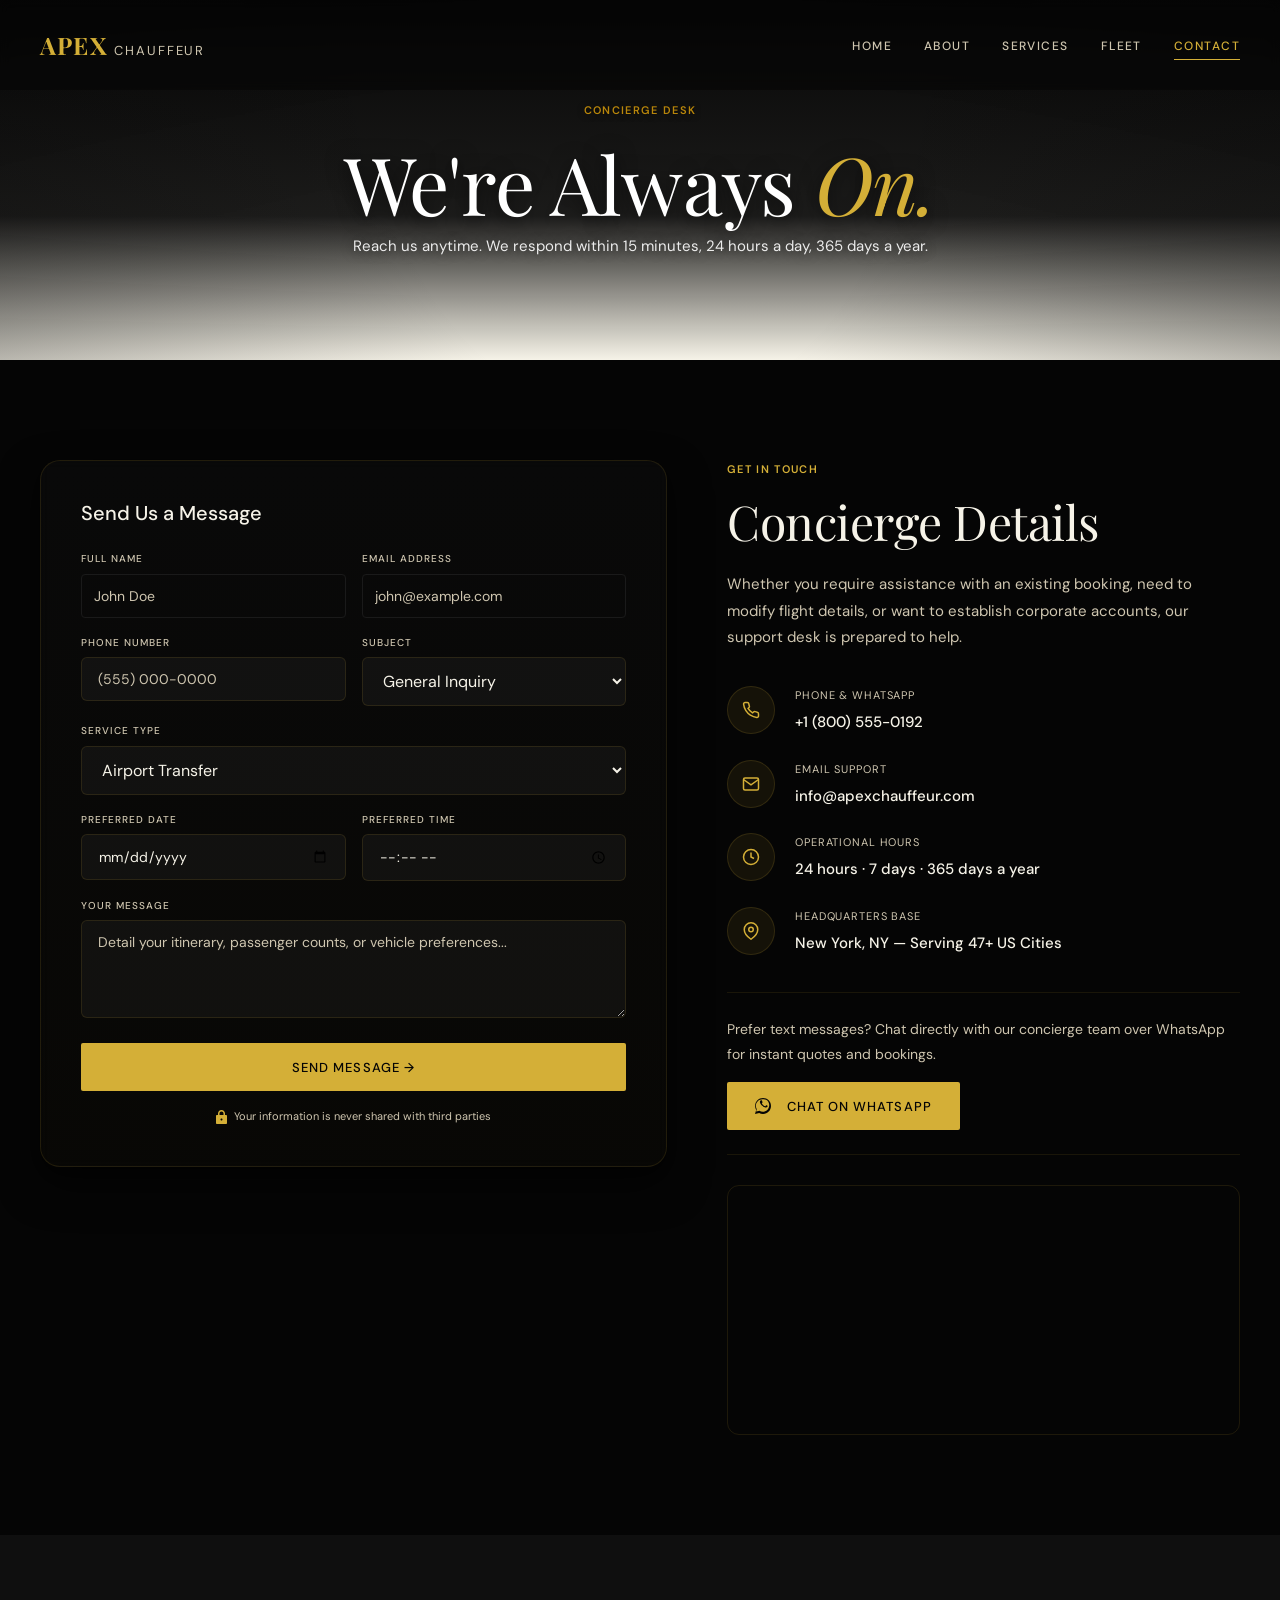
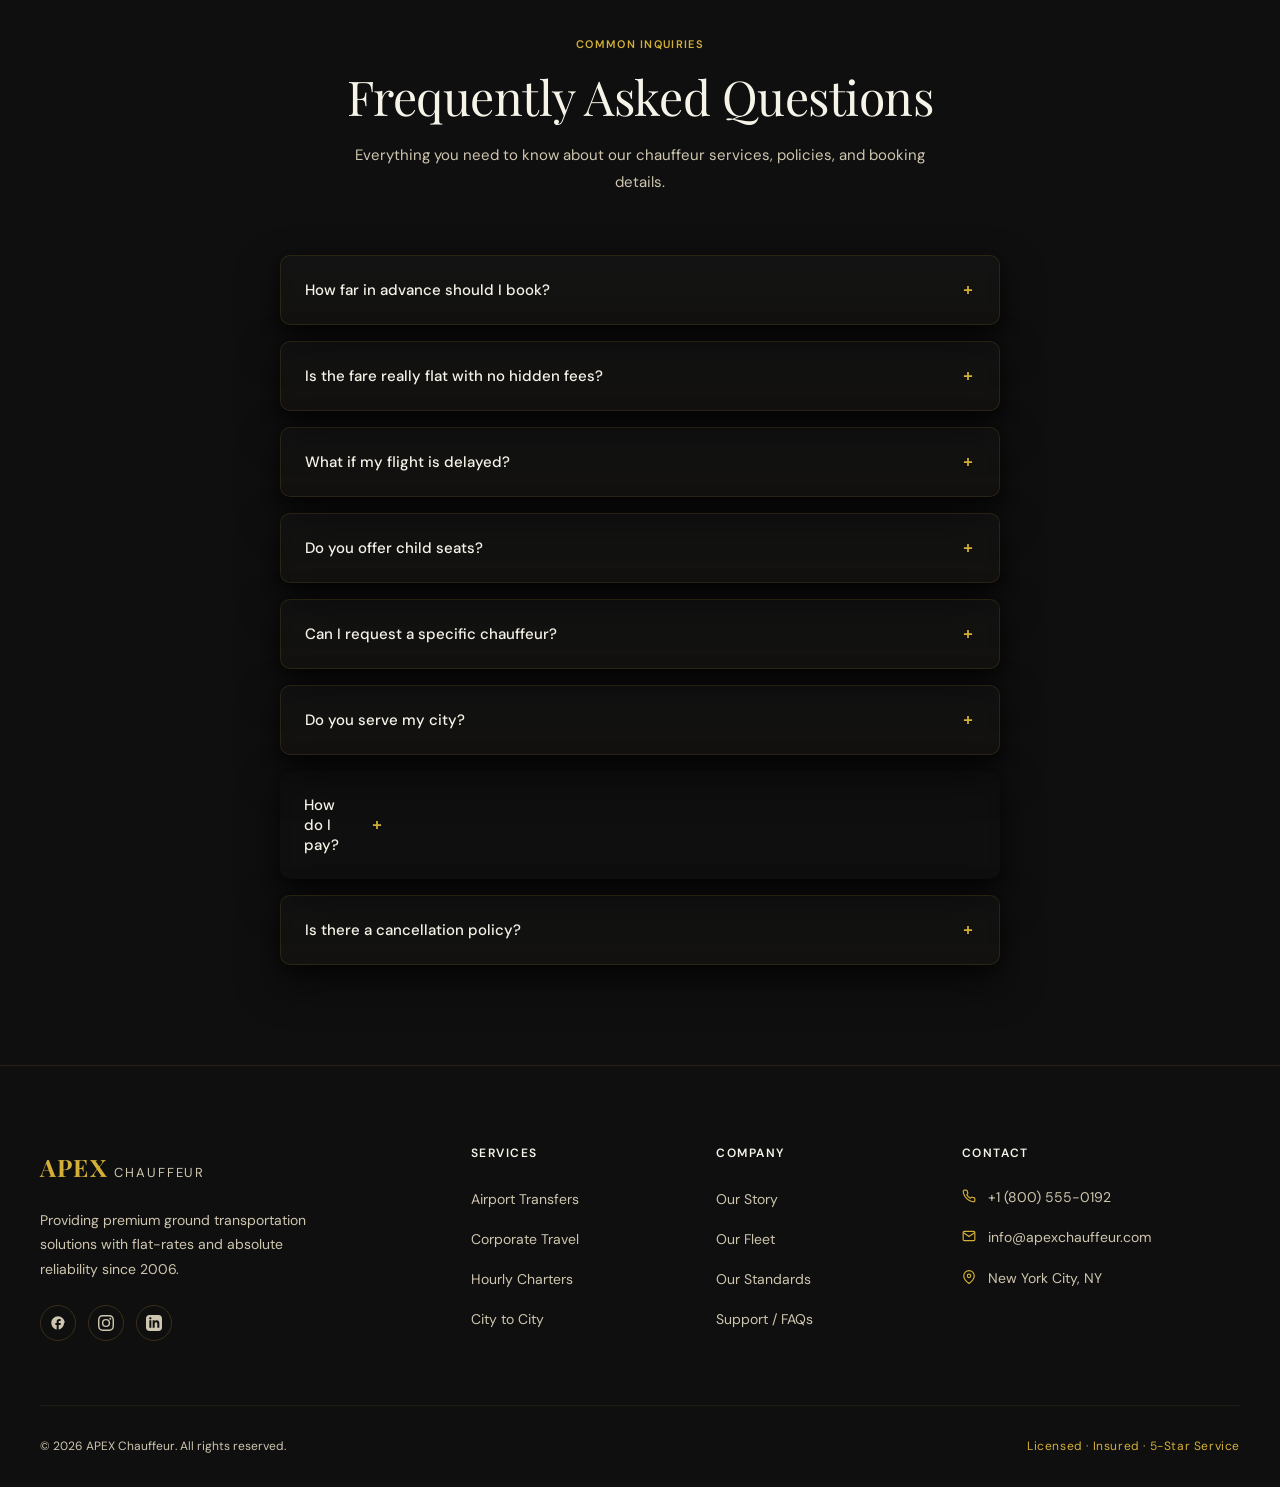
<file: contact.html>
<!DOCTYPE html>
<html lang="en">
<head>
  <meta charset="UTF-8">
  <meta name="viewport" content="width=device-width, initial-scale=1.0, viewport-fit=cover, minimum-scale=1.0, user-scalable=yes">
  <meta name="apple-mobile-web-app-capable" content="yes">
  <meta name="apple-mobile-web-app-status-bar-style" content="black-translucent">
  <meta name="apple-mobile-web-app-title" content="APEX Chauffeur">
  <meta name="theme-color" content="#050505">
  <meta name="description" content="Contact APEX Chauffeur. Reach our 24/7 concierge support desk or request service reservations. We respond within 15 minutes.">
  <meta property="og:title" content="Apex Chauffeur | Contact Us | Premium Ground Transportation USA">
  <meta property="og:description" content="We're Always On. Reach our 24/7 concierge support line or send us a booking message.">
  <meta property="og:image" content="https://images.unsplash.com/photo-1566073771259-6a8506099945?auto=format&fit=crop&w=1600&q=90">
  <meta property="og:type" content="website">
  <meta name="format-detection" content="telephone=no">
  <meta name="format-detection" content="email=no">
  
  <title>Apex Chauffeur | Contact Us | Premium Ground Transportation USA</title>
  
  <!-- Preconnect to Fonts -->
  <link rel="preconnect" href="https://fonts.googleapis.com">
  <link rel="preconnect" href="https://fonts.gstatic.com" crossorigin>
  
  <!-- Central Stylesheet -->
  <link rel="stylesheet" href="css/style.css">
  
  <!-- Canonical URL -->
  <link rel="canonical" href="contact.html">
</head>
<body>

  <!-- ==========================================
       GLOBAL NAVIGATION
       ========================================== -->
  <header class="navbar" id="mainNavbar">
    <div class="container">
      <a href="index.html" class="logo">APEX<span>Chauffeur</span></a>
      <nav class="nav-menu">
        <ul class="nav-links">
          <li><a href="index.html">Home</a></li>
          <li><a href="about.html">About</a></li>
          <li><a href="services.html">Services</a></li>
          <li><a href="fleet.html">Fleet</a></li>
          <li><a href="contact.html" class="active">Contact</a></li>
        </ul>
      </nav>
      <button class="menu-toggle" aria-label="Toggle Menu" id="hamburgerMenu">
        <span></span>
        <span></span>
        <span></span>
      </button>
    </div>
  </header>

  <!-- Mobile Overlay Navigation -->
  <div class="mobile-menu-overlay" id="mobileOverlay">
    <ul class="mobile-nav-links">
      <li><a href="index.html">Home</a></li>
      <li><a href="about.html">About</a></li>
      <li><a href="services.html">Services</a></li>
      <li><a href="fleet.html">Fleet</a></li>
      <li><a href="contact.html" class="active">Contact</a></li>
    </ul>
    <div class="mobile-cta">
      <a href="contact.html" class="btn btn-primary">Book A Ride</a>
    </div>
  </div>

  <main>
    <!-- ==========================================
         SECTION 5.1: CONTACT HERO
         ========================================== -->
    <section class="contact-hero" style="--hero-bg: url('https://images.unsplash.com/photo-1566073771259-6a8506099945?auto=format&fit=crop&w=1600&q=90');">
      <div class="contact-hero-overlay"></div>
      <div class="container">
        <span class="eyebrow">CONCIERGE DESK</span>
        <h1>We're Always <span class="italic-accent">On.</span></h1>
        <p>Reach us anytime. We respond within 15 minutes, 24 hours a day, 365 days a year.</p>
      </div>
    </section>

    <!-- ==========================================
         SECTION 5.2: CONTACT SPLIT LAYOUT
         ========================================== -->
    <section class="contact-split-section section-padding">
      <div class="container contact-split-grid">
        <!-- Left Side: Contact Form -->
        <div class="contact-form-wrapper reveal">
          <div class="contact-form-card glass-panel">
            <h3>Send Us a Message</h3>
            <form class="booking-form" id="contactMsgForm">
              <div class="form-row-2">
                <div class="form-group">
                  <label for="fullName" class="form-label">Full Name</label>
                  <input type="text" id="fullName" class="form-control" placeholder="John Doe" required>
                </div>
                <div class="form-group">
                  <label for="email" class="form-label">Email Address</label>
                  <input type="email" id="email" class="form-control" placeholder="john@example.com" required>
                </div>
              </div>
              
              <div class="form-row-2">
                <div class="form-group">
                  <label for="phone" class="form-label">Phone Number</label>
                  <input type="tel" id="phone" class="form-control" placeholder="(555) 000-0000" required>
                </div>
                <div class="form-group">
                  <label for="subject" class="form-label">Subject</label>
                  <select id="subject" class="form-control">
                    <option value="general">General Inquiry</option>
                    <option value="quote">Custom Rate Quote</option>
                    <option value="billing">Billing & Invoicing</option>
                    <option value="feedback">Feedback & Reviews</option>
                  </select>
                </div>
              </div>
              
              <div class="form-group">
                <label for="serviceType" class="form-label">Service Type</label>
                <select id="serviceType" class="form-control">
                  <option value="airport">Airport Transfer</option>
                  <option value="corporate">Corporate Transport</option>
                  <option value="hourly">Hourly Charter</option>
                  <option value="citytocity">City-to-City Long-Haul</option>
                  <option value="event">Wedding & Event Staging</option>
                  <option value="other">Other / Special Request</option>
                </select>
              </div>

              <div class="form-row-2">
                <div class="form-group">
                  <label for="prefDate" class="form-label">Preferred Date</label>
                  <input type="date" id="prefDate" class="form-control">
                </div>
                <div class="form-group">
                  <label for="prefTime" class="form-label">Preferred Time</label>
                  <input type="time" id="prefTime" class="form-control">
                </div>
              </div>

              <div class="form-group">
                <label for="message" class="form-label">Your Message</label>
                <textarea id="message" class="form-control" rows="4" placeholder="Detail your itinerary, passenger counts, or vehicle preferences..." required></textarea>
              </div>

              <button type="submit" class="btn btn-primary btn-full">Send Message →</button>
              
              <div class="fine-print">
                <svg width="12" height="14" viewBox="0 0 12 14" fill="none" xmlns="http://www.w3.org/2000/svg">
                  <path d="M10 5H9V3.5C9 1.57 7.43 0 5.5 0C3.57 0 2 1.57 2 3.5V5H1C0.45 5 0 5.45 0 6V13C0 13.55 0.45 14 1 14H10C10.55 14 11 13.55 11 13V6C11 5.45 10.55 5 10 5ZM3.5 3.5C3.5 2.4 4.4 1.5 5.5 1.5C6.6 1.5 7.5 2.4 7.5 3.5V5H3.5V3.5ZM5.5 10.5C4.95 10.5 4.5 10.05 4.5 9.5C4.5 8.95 4.95 8.5 5.5 8.5C6.05 8.5 6.5 8.95 6.5 9.5C6.5 10.05 6.05 10.5 5.5 10.5Z" fill="#D4AF37"/>
                </svg>
                Your information is never shared with third parties
              </div>
            </form>
          </div>
        </div>
        
        <!-- Right Side: Contact Info & Map -->
        <div class="contact-info-panel reveal">
          <span class="eyebrow">GET IN TOUCH</span>
          <h2>Concierge Details</h2>
          <p>Whether you require assistance with an existing booking, need to modify flight details, or want to establish corporate accounts, our support desk is prepared to help.</p>
          
          <div class="contact-blocks">
            <!-- Block 1 -->
            <div class="contact-detail-block">
              <div class="contact-detail-icon flex-center">
                <svg width="18" height="18" viewBox="0 0 24 24" fill="none" stroke="currentColor" stroke-width="2">
                  <path d="M22 16.92v3a2 2 0 0 1-2.18 2 19.79 19.79 0 0 1-8.63-3.07 19.5 19.5 0 0 1-6-6 19.79 19.79 0 0 1-3.07-8.67A2 2 0 0 1 4.11 2h3a2 2 0 0 1 2 1.72 12.84 12.84 0 0 0 .7 2.81 2 2 0 0 1-.45 2.11L8.09 9.91a16 16 0 0 0 6 6l1.27-1.27a2 2 0 0 1 2.11-.45 12.84 12.84 0 0 0 2.81.7A2 2 0 0 1 22 16.92z"/>
                </svg>
              </div>
              <div>
                <div class="contact-detail-label">Phone &amp; WhatsApp</div>
                <div class="contact-detail-value">+1 (800) 555-0192</div>
              </div>
            </div>
            
            <!-- Block 2 -->
            <div class="contact-detail-block">
              <div class="contact-detail-icon flex-center">
                <svg width="18" height="18" viewBox="0 0 24 24" fill="none" stroke="currentColor" stroke-width="2">
                  <path d="M4 4h16c1.1 0 2 .9 2 2v12c0 1.1-.9 2-2 2H4c-1.1 0-2-.9-2-2V6c0-1.1.9-2 2-2z"/>
                  <polyline points="22,6 12,13 2,6"/>
                </svg>
              </div>
              <div>
                <div class="contact-detail-label">Email Support</div>
                <div class="contact-detail-value">info@apexchauffeur.com</div>
              </div>
            </div>

            <!-- Block 3 -->
            <div class="contact-detail-block">
              <div class="contact-detail-icon flex-center">
                <svg width="18" height="18" viewBox="0 0 24 24" fill="none" stroke="currentColor" stroke-width="2">
                  <circle cx="12" cy="12" r="10"/>
                  <polyline points="12 6 12 12 16 14"/>
                </svg>
              </div>
              <div>
                <div class="contact-detail-label">Operational Hours</div>
                <div class="contact-detail-value">24 hours &middot; 7 days &middot; 365 days a year</div>
              </div>
            </div>

            <!-- Block 4 -->
            <div class="contact-detail-block">
              <div class="contact-detail-icon flex-center">
                <svg width="18" height="18" viewBox="0 0 24 24" fill="none" stroke="currentColor" stroke-width="2">
                  <path d="M21 10c0 7-9 13-9 13s-9-6-9-13a9 9 0 0 1 18 0z"/>
                  <circle cx="12" cy="10" r="3"/>
                </svg>
              </div>
              <div>
                <div class="contact-detail-label">Headquarters Base</div>
                <div class="contact-detail-value">New York, NY — Serving 47+ US Cities</div>
              </div>
            </div>
          </div>
          
          <!-- WhatsApp Chat Box -->
          <div class="whatsapp-chat-box">
            <p>Prefer text messages? Chat directly with our concierge team over WhatsApp for instant quotes and bookings.</p>
            <button class="btn btn-whatsapp" onclick="window.open('https://wa.me/18005550192', '_blank')">
              <!-- WhatsApp Icon SVG -->
              <svg width="16" height="16" viewBox="0 0 24 24" fill="currentColor" style="margin-right: 8px;">
                <path d="M.057 24l1.687-6.163c-1.041-1.804-1.588-3.849-1.587-5.946C.06 5.348 5.397.01 12.008.01c3.202.001 6.212 1.246 8.477 3.513 2.262 2.268 3.507 5.28 3.505 8.484-.004 6.657-5.34 11.997-11.953 11.997-2.005-.001-3.973-.5-5.739-1.446L0 24zm6.59-4.846c1.6.95 3.188 1.449 4.825 1.451 5.436 0 9.86-4.42 9.864-9.858.002-2.634-1.02-5.11-2.884-6.974C16.29 1.908 13.81 1.887 11.18 1.887c-5.441 0-9.866 4.42-9.87 9.86-.001 1.762.464 3.483 1.348 5.013l-.993 3.628 3.712-.974zm12.39-7.234c-.29-.145-1.714-.846-1.979-.942-.266-.097-.46-.145-.653.145-.193.29-.748.942-.917 1.135-.169.19-.338.214-.628.07-.29-.146-1.226-.452-2.335-1.44-1.127-1.004-1.89-2.246-2.112-2.63-.223-.385-.024-.593.12-.737.13-.13.29-.338.435-.507.145-.169.193-.29.29-.483.097-.193.048-.361-.025-.506-.072-.145-.652-1.572-.893-2.152-.234-.56-.474-.484-.652-.493-.17-.008-.361-.01-.554-.01s-.507.072-.772.361c-.266.29-1.014.99-1.014 2.413s1.037 2.796 1.182 2.99c.145.19 2.04 3.116 4.939 4.368 2.899 1.251 2.899.835 3.43.787.53-.048 1.715-.7 1.956-1.376.24-.677.24-1.256.17-1.376-.073-.12-.266-.217-.556-.362z"/>
              </svg>
              Chat on WhatsApp
            </button>
          </div>
          
          <!-- Map Viewport -->
          <div class="map-container">
            <iframe src="https://www.google.com/maps/embed?pb=!1m18!1m12!1m3!1d193595.25280006526!2d-74.11976375685816!3d40.69766374864194!2m3!1f0!2f0!3f0!3m2!1i1024!2i768!4f13.1!3m3!1m2!1s0x89c24fa5d33f083b%3A0xc80b8f06e177fe62!2sNew%20York%2C%20NY!5e0!3m2!1sen!2sus!4v1689257640473!5m2!1sen!2sus" loading="lazy" aria-label="NYC Operational Boundary Map"></iframe>
          </div>
        </div>
      </div>
    </section>

    <!-- ==========================================
         SECTION 5.3: FAQ ACCORDION
         ========================================== -->
    <section class="faq-section section-padding">
      <div class="container">
        <div class="section-header-center text-center reveal">
          <span class="eyebrow">COMMON INQUIRIES</span>
          <h2>Frequently Asked Questions</h2>
          <p>Everything you need to know about our chauffeur services, policies, and booking details.</p>
        </div>
        
        <div class="faq-container reveal">
          <!-- Item 1 -->
          <div class="faq-item glass-panel">
            <button class="faq-question-btn">
              <span class="faq-question-title">How far in advance should I book?</span>
              <span class="faq-icon-toggle">
                <svg width="14" height="14" viewBox="0 0 24 24" fill="none" stroke="currentColor" stroke-width="3">
                  <line x1="12" y1="5" x2="12" y2="19"/>
                  <line x1="5" y1="12" x2="19" y2="12"/>
                </svg>
              </span>
            </button>
            <div class="faq-answer-pane">
              <div class="faq-answer-content">
                <p>We recommend booking at least 24 hours in advance to guarantee your preferred vehicle class. However, we can often accommodate last-minute bookings within 3 hours depending on localized fleet availability.</p>
              </div>
            </div>
          </div>
          
          <!-- Item 2 -->
          <div class="faq-item glass-panel">
            <button class="faq-question-btn">
              <span class="faq-question-title">Is the fare really flat with no hidden fees?</span>
              <span class="faq-icon-toggle">
                <svg width="14" height="14" viewBox="0 0 24 24" fill="none" stroke="currentColor" stroke-width="3">
                  <line x1="12" y1="5" x2="12" y2="19"/>
                  <line x1="5" y1="12" x2="19" y2="12"/>
                </svg>
              </span>
            </button>
            <div class="faq-answer-pane">
              <div class="faq-answer-content">
                <p>Yes. Our rates are completely flat and include all highway tolls, standard airport fees, and base driver gratuity. We do not implement surge pricing. The price you see in your reservation confirmation is the final invoice amount.</p>
              </div>
            </div>
          </div>

          <!-- Item 3 -->
          <div class="faq-item glass-panel">
            <button class="faq-question-btn">
              <span class="faq-question-title">What if my flight is delayed?</span>
              <span class="faq-icon-toggle">
                <svg width="14" height="14" viewBox="0 0 24 24" fill="none" stroke="currentColor" stroke-width="3">
                  <line x1="12" y1="5" x2="12" y2="19"/>
                  <line x1="5" y1="12" x2="19" y2="12"/>
                </svg>
              </span>
            </button>
            <div class="faq-answer-pane">
              <div class="faq-answer-content">
                <p>We monitor all commercial flights in real-time. If your flight is delayed or lands early, we dynamically shift your chauffeur's arrival schedule. You do not need to call us or worry about wait fees; we will be waiting when you walk out.</p>
              </div>
            </div>
          </div>

          <!-- Item 4 -->
          <div class="faq-item glass-panel">
            <button class="faq-question-btn">
              <span class="faq-question-title">Do you offer child seats?</span>
              <span class="faq-icon-toggle">
                <svg width="14" height="14" viewBox="0 0 24 24" fill="none" stroke="currentColor" stroke-width="3">
                  <line x1="12" y1="5" x2="12" y2="19"/>
                  <line x1="5" y1="12" x2="19" y2="12"/>
                </svg>
              </span>
            </button>
            <div class="faq-answer-pane">
              <div class="faq-answer-content">
                <p>Yes. We can provide age-appropriate booster, rear-facing, or forward-facing toddler seats. Please select this option and specify the child's age in your booking notes so we can secure the seat in advance.</p>
              </div>
            </div>
          </div>

          <!-- Item 5 -->
          <div class="faq-item glass-panel">
            <button class="faq-question-btn">
              <span class="faq-question-title">Can I request a specific chauffeur?</span>
              <span class="faq-icon-toggle">
                <svg width="14" height="14" viewBox="0 0 24 24" fill="none" stroke="currentColor" stroke-width="3">
                  <line x1="12" y1="5" x2="12" y2="19"/>
                  <line x1="5" y1="12" x2="19" y2="12"/>
                </svg>
              </span>
            </button>
            <div class="faq-answer-pane">
              <div class="faq-answer-content">
                <p>Yes. Corporate and frequent travelers can request a preferred chauffeur in their account dashboard. While we cannot guarantee availability due to regulatory driving limits, we make every effort to accommodate requests.</p>
              </div>
            </div>
          </div>

          <!-- Item 6 -->
          <div class="faq-item glass-panel">
            <button class="faq-question-btn">
              <span class="faq-question-title">Do you serve my city?</span>
              <span class="faq-icon-toggle">
                <svg width="14" height="14" viewBox="0 0 24 24" fill="none" stroke="currentColor" stroke-width="3">
                  <line x1="12" y1="5" x2="12" y2="19"/>
                  <line x1="5" y1="12" x2="19" y2="12"/>
                </svg>
              </span>
            </button>
            <div class="faq-answer-pane">
              <div class="faq-answer-content">
                <p>We serve over 47 major metropolitan markets across the United States, including New York, Los Angeles, Chicago, Miami, Houston, San Francisco, and Boston. Check our full list of operational boundaries by contacting our concierge desk.</p>
              </div>
            </div>
          </div>

          <!-- Item 7 -->
          <button class="faq-question-btn faq-item glass-panel">
            <span class="faq-question-title">How do I pay?</span>
            <span class="faq-icon-toggle">
              <svg width="14" height="14" viewBox="0 0 24 24" fill="none" stroke="currentColor" stroke-width="3">
                <line x1="12" y1="5" x2="12" y2="19"/>
                <line x1="5" y1="12" x2="19" y2="12"/>
              </svg>
            </span>
            <div class="faq-answer-pane">
              <div class="faq-answer-content">
                <p>All bookings are secured by major credit cards (Visa, Mastercard, Amex, Discover) or set up under corporate account billing codes. Payment details are encrypted and charged only after the ride finishes.</p>
              </div>
            </div>
          </button>

          <!-- Item 8 -->
          <div class="faq-item glass-panel">
            <button class="faq-question-btn">
              <span class="faq-question-title">Is there a cancellation policy?</span>
              <span class="faq-icon-toggle">
                <svg width="14" height="14" viewBox="0 0 24 24" fill="none" stroke="currentColor" stroke-width="3">
                  <line x1="12" y1="5" x2="12" y2="19"/>
                  <line x1="5" y1="12" x2="19" y2="12"/>
                </svg>
              </span>
            </button>
            <div class="faq-answer-pane">
              <div class="faq-answer-content">
                <p>Yes. Bookings canceled more than 12 hours before the scheduled pickup time receive a full refund. Cancellations made within 12 hours of the pickup are subject to a late cancellation fee equal to the base fare.</p>
              </div>
            </div>
          </div>
        </div>
      </div>
    </section>
  </main>

  <!-- ==========================================
       GLOBAL FOOTER
       ========================================== -->
  <footer class="footer">
    <div class="container">
      <div class="footer-grid">
        <div class="footer-brand">
          <a href="index.html" class="logo">APEX<span>Chauffeur</span></a>
          <p>Providing premium ground transportation solutions with flat-rates and absolute reliability since 2006.</p>
          <div class="footer-socials">
            <a href="#" class="social-icon" aria-label="Facebook">
              <svg width="16" height="16" fill="currentColor" viewBox="0 0 24 24">
                <path d="M22 12c0-5.52-4.48-10-10-10S2 6.48 2 12c0 4.84 3.44 8.87 8 9.8V15H8v-3h2V9.5C10 7.57 11.57 6 13.5 6H16v3h-2c-.55 0-1 .45-1 1V12h3v3h-3v6.8c4.56-.93 8-4.96 8-9.8z"/>
              </svg>
            </a>
            <a href="#" class="social-icon" aria-label="Instagram">
              <svg width="16" height="16" fill="currentColor" viewBox="0 0 24 24">
                <path d="M12 2.163c3.204 0 3.584.012 4.85.07 3.252.148 4.771 1.691 4.919 4.919.058 1.265.069 1.645.069 4.849 0 3.205-.012 3.584-.069 4.849-.149 3.225-1.664 4.771-4.919 4.919-1.266.058-1.644.07-4.85.07-3.204 0-3.584-.012-4.849-.07-3.26-.149-4.771-1.699-4.919-4.92-.058-1.265-.07-1.644-.07-4.849 0-3.204.013-3.583.07-4.849.149-3.227 1.664-4.771 4.919-4.919 1.266-.057 1.645-.069 4.849-.069zM12 0C8.741 0 8.333.014 7.053.072 2.695.272.273 2.69.073 7.051.014 8.333 0 8.741 0 12c0 3.259.014 3.668.072 4.948.2 4.358 2.618 6.78 6.98 6.98 1.281.058 1.689.072 4.948.072 3.259 0 3.668-.014 4.948-.072 4.354-.2 6.782-2.618 6.979-6.98.059-1.28.073-1.689.073-4.948 0-3.259-.014-3.667-.072-4.947-.196-4.354-2.617-6.78-6.979-6.98C15.668.014 15.259 0 12 0zm0 5.838a6.162 6.162 0 1 0 0 12.324 6.162 6.162 0 0 0 0-12.324zM12 16a4 4 0 1 1 0-8 4 4 0 0 1 0 8zm6.406-11.845a1.44 1.44 0 1 0 0 2.881 1.44 1.44 0 0 0 0-2.881z"/>
              </svg>
            </a>
            <a href="#" class="social-icon" aria-label="LinkedIn">
              <svg width="16" height="16" fill="currentColor" viewBox="0 0 24 24">
                <path d="M19 0h-14c-2.761 0-5 2.239-5 5v14c0 2.761 2.239 5 5 5h14c2.762 0 5-2.239 5-5v-14c0-2.761-2.238-5-5-5zm-11 19h-3v-11h3v11zm-1.5-12.268c-.966 0-1.75-.79-1.75-1.764s.784-1.764 1.75-1.764 1.75.79 1.75 1.764-.783 1.764-1.75 1.764zm13.5 12.268h-3v-5.604c0-3.368-4-3.113-4 0v5.604h-3v-11h3v1.765c1.396-2.586 7-2.777 7 2.476v6.759z"/>
              </svg>
            </a>
          </div>
        </div>
        
        <div>
          <h4 class="footer-title">Services</h4>
          <ul class="footer-links">
            <li><a href="services.html">Airport Transfers</a></li>
            <li><a href="services.html">Corporate Travel</a></li>
            <li><a href="services.html">Hourly Charters</a></li>
            <li><a href="services.html">City to City</a></li>
          </ul>
        </div>
        
        <div>
          <h4 class="footer-title">Company</h4>
          <ul class="footer-links">
            <li><a href="about.html">Our Story</a></li>
            <li><a href="fleet.html">Our Fleet</a></li>
            <li><a href="about.html">Our Standards</a></li>
            <li><a href="contact.html">Support / FAQs</a></li>
          </ul>
        </div>

        <div>
          <h4 class="footer-title">Contact</h4>
          <ul class="footer-info">
            <li>
              <!-- Phone Icon -->
              <svg width="14" height="14" viewBox="0 0 24 24" fill="none" stroke="currentColor" stroke-width="2">
                <path d="M22 16.92v3a2 2 0 0 1-2.18 2 19.79 19.79 0 0 1-8.63-3.07 19.5 19.5 0 0 1-6-6 19.79 19.79 0 0 1-3.07-8.67A2 2 0 0 1 4.11 2h3a2 2 0 0 1 2 1.72 12.84 12.84 0 0 0 .7 2.81 2 2 0 0 1-.45 2.11L8.09 9.91a16 16 0 0 0 6 6l1.27-1.27a2 2 0 0 1 2.11-.45 12.84 12.84 0 0 0 2.81.7A2 2 0 0 1 22 16.92z"/>
              </svg>
              +1 (800) 555-0192
            </li>
            <li>
              <!-- Mail Icon -->
              <svg width="14" height="14" viewBox="0 0 24 24" fill="none" stroke="currentColor" stroke-width="2">
                <path d="M4 4h16c1.1 0 2 .9 2 2v12c0 1.1-.9 2-2 2H4c-1.1 0-2-.9-2-2V6c0-1.1.9-2 2-2z"/>
                <polyline points="22,6 12,13 2,6"/>
              </svg>
              info@apexchauffeur.com
            </li>
            <li>
              <!-- Location Icon -->
              <svg width="14" height="14" viewBox="0 0 24 24" fill="none" stroke="currentColor" stroke-width="2">
                <path d="M21 10c0 7-9 13-9 13s-9-6-9-13a9 9 0 0 1 18 0z"/>
                <circle cx="12" cy="10" r="3"/>
              </svg>
              New York City, NY
            </li>
          </ul>
        </div>
      </div>
      
      <div class="footer-bottom">
        <div>&copy; 2026 APEX Chauffeur. All rights reserved.</div>
        <div class="footer-badges">Licensed &middot; Insured &middot; 5-Star Service</div>
      </div>
    </div>
  </footer>

  <!-- Central Script -->
  <script src="js/main.js"></script>
  
  <script>
    // Handle contact form mock submission
    const contactForm = document.getElementById('contactMsgForm');
    if (contactForm) {
      contactForm.addEventListener('submit', (e) => {
        e.preventDefault();
        const clientName = document.getElementById('fullName').value.trim();
        alert(`Message Sent!\n\nThank you, ${clientName}.\nOur concierge team has received your inquiry and will email you back within 15 minutes.`);
        contactForm.reset();
      });
    }
  </script>
</body>
</html>
</file>
<file: css/style.css>
@import url('https://fonts.googleapis.com/css2?family=DM+Sans:ital,opsz,wght@0,9..40,100..1000;1,9..40,100..1000&family=Playfair+Display:ital,wght@0,400..900;1,400..900&display=swap');

/* ==========================================
   DESIGN TOKENS & ROOT VARIABLES
   ========================================== */
:root {
  /* Black & Golden Theme */
  --navy-deep:     #050505;   /* Primary page background (very dark) */
  --navy-mid:      #0f0f0f;   /* Panels, cards */
  --navy-light:    #1a1a1a;   /* Borders, dividers */
  --ice-blue:      #D4AF37;   /* Primary accent (gold) */
  --silver-mist:   #B8860B;   /* Deeper gold for accents */
  --white-pure:    #F6F3E8;   /* Light ivory text */
  --white-muted:   #CFC6B0;   /* Muted text */
  --glass-bg:      rgba(255, 255, 255, 0.03); /* Dark glassmorphism */
  --glass-border:  rgba(212, 175, 55, 0.12);   /* Gold-tinted borders */

  /* Gradients */
  --gradient-hero: linear-gradient(135deg, #070707 0%, #0f0f0f 50%, #151515 100%);
  --gradient-card: linear-gradient(145deg, #0f0f0f 0%, #171717 100%);
  --gradient-accent: linear-gradient(90deg, var(--ice-blue), var(--silver-mist));

  /* Shadows */
  --shadow-3d:     0 18px 40px rgba(0, 0, 0, 0.6), 0 4px 15px rgba(0, 0, 0, 0.4);
  --shadow-hover:  0 20px 50px rgba(0, 0, 0, 0.7), 0 8px 30px rgba(212, 175, 55, 0.06);
  --shadow-text:   0 1px 2px rgba(0, 0, 0, 0.6);

  /* Fonts */
  --font-display:  'Playfair Display', serif;
  --font-body:     'DM Sans', sans-serif;

  /* Transitions */
  --transition-smooth: all 0.4s cubic-bezier(0.25, 0.8, 0.25, 1);
  --transition-fast: all 0.2s ease;
}

/* ==========================================
   BASE STYLES & RESET
   ========================================== */
*, *::before, *::after {
  box-sizing: border-box;
  margin: 0;
  padding: 0;
}

html {
  font-size: 16px;
  scroll-behavior: smooth;
  -webkit-font-smoothing: antialiased;
  background-color: var(--navy-deep);
  color: var(--white-pure);
  font-family: var(--font-body);
}

body {
  overflow-x: hidden;
  background-color: var(--navy-deep);
  line-height: 1.75;
}

/* Scrollbar styling */
::-webkit-scrollbar {
  width: 10px;
}
::-webkit-scrollbar-track {
  background: var(--navy-mid);
}
::-webkit-scrollbar-thumb {
  background: var(--navy-light);
  border-radius: 5px;
  border: 2px solid var(--navy-deep);
}
::-webkit-scrollbar-thumb:hover {
  background: var(--ice-blue);
}

/* Typography Scale */
h1, h2, h3, h4, h5, h6 {
  font-family: var(--font-display);
  font-weight: 400;
  line-height: 1.25;
  color: var(--white-pure);
}

h1 {
  font-size: clamp(32px, 8vw, 80px);
  letter-spacing: -0.01em;
}

h2 {
  font-size: clamp(24px, 5vw, 48px);
  letter-spacing: -0.01em;
}

h3 {
  font-size: clamp(16px, 3vw, 20px);
  font-weight: 500;
}

p {
  color: var(--white-muted);
  font-size: clamp(13px, 2.5vw, 15px);
  font-weight: 400;
}

a {
  color: inherit;
  text-decoration: none;
  transition: var(--transition-fast);
}

/* Links & accents */
a.link-gold,
a {
  color: var(--ice-blue);
}

a:hover,
a:focus {
  color: var(--silver-mist);
  text-decoration: underline;
  text-decoration-color: rgba(212,175,55,0.18);
}

/* Eyebrows & Labels */
.eyebrow {
  font-size: clamp(9px, 2vw, 11px);
  font-weight: 600;
  letter-spacing: 0.12em;
  text-transform: uppercase;
  color: var(--ice-blue);
  display: block;
  margin-bottom: clamp(8px, 2vw, 12px);
}

/* ==========================================
   GLOBAL UTILITIES & BUTTONS
   ========================================== */
.container {
  max-width: 1280px;
  margin: 0 auto;
  padding: 0 clamp(16px, 5vw, 40px);
  width: 100%;
}

.section-padding {
  padding: clamp(60px, 12vw, 100px) 0;
}

.text-center {
  text-align: center;
}

.flex-center {
  display: flex;
  align-items: center;
  justify-content: center;
}

.italic-accent {
  font-style: italic;
  color: var(--ice-blue);
}

/* Buttons */
.btn {
  display: inline-flex;
  align-items: center;
  justify-content: center;
  padding: clamp(12px, 3vw, 14px) clamp(20px, 5vw, 28px);
  font-family: var(--font-body);
  font-size: clamp(11px, 2vw, 13px);
  font-weight: 500;
  letter-spacing: 0.08em;
  text-transform: uppercase;
  border-radius: 2px;
  cursor: pointer;
  transition: var(--transition-smooth);
  border: 1px solid transparent;
  gap: 8px;
  min-height: 48px;
  @media (max-width: 480px) {
    min-height: 44px;
  }
}

.btn-primary {
  background-color: var(--ice-blue);
  color: var(--navy-deep);
}

.btn-primary:hover {
  background-color: var(--white-pure);
  box-shadow: 0 8px 24px rgba(212,175,55,0.12);
}

.btn-secondary {
  background-color: transparent;
  border-color: var(--ice-blue);
  color: var(--ice-blue);
}

.btn-secondary:hover {
  background-color: var(--ice-blue);
  color: var(--navy-deep);
  box-shadow: 0 6px 18px rgba(212,175,55,0.14);
}

.btn-ghost {
  background-color: transparent;
  border-color: rgba(212, 175, 55, 0.3);
  color: var(--white-pure);
}

.btn-ghost:hover {
  border-color: var(--ice-blue);
  color: var(--ice-blue);
}

.btn-full {
  width: 100%;
}

/* Glassmorphism Panel */
.glass-panel {
  background: linear-gradient(180deg, rgba(255,255,255,0.02), rgba(212,175,55,0.02));
  backdrop-filter: blur(6px);
  -webkit-backdrop-filter: blur(6px);
  border: 1px solid var(--glass-border);
  box-shadow: var(--shadow-3d);
  transition: var(--transition-smooth);
}

/* Cards */
.card {
  background: var(--gradient-card);
  border: 1px solid var(--navy-light);
  padding: 20px;
  border-radius: 6px;
  box-shadow: var(--shadow-3d);
}

/* Forms */
input[type="text"],
input[type="email"],
textarea,
select {
  background: transparent;
  border: 1px solid var(--navy-light);
  color: var(--white-pure);
  padding: 10px 12px;
  border-radius: 4px;
}

input::placeholder, textarea::placeholder {
  color: var(--white-muted);
}

/* Tables */
table {
  width: 100%;
  border-collapse: collapse;
}

table thead th {
  text-align: left;
  padding: 10px;
  background: transparent;
  color: var(--white-pure);
  border-bottom: 1px solid var(--navy-light);
}

table tbody td {
  padding: 12px 10px;
  color: var(--white-muted);
  border-bottom: 1px solid rgba(255,255,255,0.02);
}

.glass-panel:hover {
  box-shadow: var(--shadow-hover);
  border-color: rgba(212,175,55,0.22);
}

/* Stretched link pattern for cards */
.stretched-link::after {
  position: absolute;
  top: 0;
  right: 0;
  bottom: 0;
  left: 0;
  z-index: 1;
  content: "";
}

/* ==========================================
   NAVBAR (STICKY & RESPONSIVE OVERLAY)
   ========================================== */
.navbar {
  position: fixed;
  top: 0;
  left: 0;
  width: 100%;
  z-index: 1000;
  background-color: rgba(5,5,5,0.6);
  backdrop-filter: blur(6px);
  -webkit-backdrop-filter: blur(6px);
  height: 90px;
  display: flex;
  align-items: center;
  transition: var(--transition-smooth);
}

.navbar.scrolled {
  height: 75px;
  border-bottom: 1px solid rgba(212, 175, 55, 0.12);
}

.navbar .container {
  display: flex;
  align-items: center;
  justify-content: space-between;
}

.logo {
  font-family: var(--font-display);
  font-size: 24px;
  font-weight: 700;
  letter-spacing: 0.05em;
  color: var(--ice-blue);
  display: flex;
  align-items: baseline;
  gap: 6px;
}

.logo span {
  font-family: var(--font-body);
  font-size: 13px;
  text-transform: uppercase;
  letter-spacing: 0.15em;
  color: var(--white-muted);
  font-weight: 400;
}

.nav-links {
  display: flex;
  list-style: none;
  gap: clamp(16px, 4vw, 32px);
  align-items: center;
}

.nav-links a {
  font-family: var(--font-body);
  font-size: 12px;
  font-weight: 500;
  text-transform: uppercase;
  letter-spacing: 0.12em;
  color: var(--white-muted);
  position: relative;
  padding: 6px 0;
}

.nav-links a::after {
  content: '';
  position: absolute;
  bottom: 0;
  left: 0;
  width: 0;
  height: 1px;
  background-color: var(--ice-blue);
  transition: var(--transition-fast);
}

.nav-links a:hover,
.nav-links a.active {
  color: var(--ice-blue);
}

.nav-links a.active::after,
.nav-links a:hover::after {
  width: 100%;
}

.nav-cta {
  border: 1px solid var(--ice-blue);
  color: var(--ice-blue);
  padding: 10px 22px;
  border-radius: 2px;
  font-size: 11px;
  text-transform: uppercase;
  font-family: var(--font-body);
  font-weight: 500;
  letter-spacing: 0.1em;
  transition: var(--transition-smooth);
}

.nav-cta:hover {
  background-color: var(--ice-blue);
  color: var(--navy-deep);
  box-shadow: 0 8px 22px rgba(212,175,55,0.14);
}

/* Mobile Menu Toggle button */
.menu-toggle {
  display: none;
  background: none;
  border: none;
  cursor: pointer;
  position: relative;
  z-index: 1001;
  width: 24px;
  height: 18px;
}

.menu-toggle span {
  display: block;
  width: 100%;
  height: 2px;
  background-color: var(--white-pure);
  position: absolute;
  transition: var(--transition-fast);
}

.menu-toggle span:nth-child(1) { top: 0; }
.menu-toggle span:nth-child(2) { top: 8px; }
.menu-toggle span:nth-child(3) { top: 16px; }

.menu-toggle.open span:nth-child(1) {
  transform: translateY(8px) rotate(45deg);
  background-color: var(--ice-blue);
}
.menu-toggle.open span:nth-child(2) {
  opacity: 0;
}
.menu-toggle.open span:nth-child(3) {
  transform: translateY(-8px) rotate(-45deg);
  background-color: var(--ice-blue);
}

/* Mobile Fullscreen Overlay */
.mobile-menu-overlay {
  position: fixed;
  top: 0;
  left: 0;
  width: 100vw;
  height: 100vh;
  background-color: var(--navy-deep);
  z-index: 999;
  display: flex;
  flex-direction: column;
  justify-content: center;
  align-items: center;
  transform: translateY(-100%);
  transition: transform 0.6s cubic-bezier(0.85, 0, 0.15, 1);
}

.mobile-menu-overlay.open {
  transform: translateY(0);
}

.mobile-nav-links {
  list-style: none;
  text-align: center;
  margin-bottom: 40px;
}

.mobile-nav-links li {
  margin: 24px 0;
  opacity: 0;
  transform: translateY(20px);
  transition: transform 0.5s ease, opacity 0.5s ease;
}

.mobile-menu-overlay.open .mobile-nav-links li {
  opacity: 1;
  transform: translateY(0);
}

/* Add stagger delay via classes dynamically or manually */
.mobile-menu-overlay.open .mobile-nav-links li:nth-child(1) { transition-delay: 0.1s; }
.mobile-menu-overlay.open .mobile-nav-links li:nth-child(2) { transition-delay: 0.2s; }
.mobile-menu-overlay.open .mobile-nav-links li:nth-child(3) { transition-delay: 0.3s; }
.mobile-menu-overlay.open .mobile-nav-links li:nth-child(4) { transition-delay: 0.4s; }
.mobile-menu-overlay.open .mobile-nav-links li:nth-child(5) { transition-delay: 0.5s; }

.mobile-nav-links a {
  font-family: var(--font-display);
  font-size: 28px;
  color: var(--white-pure);
  transition: var(--transition-fast);
}

.mobile-nav-links a:hover,
.mobile-nav-links a.active {
  color: var(--ice-blue);
  font-style: italic;
}

.mobile-cta {
  opacity: 0;
  transform: translateY(20px);
  transition: transform 0.5s ease 0.6s, opacity 0.5s ease 0.6s;
}

.mobile-menu-overlay.open .mobile-cta {
  opacity: 1;
  transform: translateY(0);
}

/* ==========================================
   FOOTER (ALL PAGES)
   ========================================== */
.footer {
  background-color: var(--navy-mid);
  border-top: 1px solid var(--glass-border);
  padding: 80px 0 30px;
}

.footer-grid {
  display: grid;
  grid-template-columns: 2fr 1fr 1fr 1.5fr;
  gap: 60px;
  margin-bottom: 60px;
}

.footer-brand .logo {
  margin-bottom: 20px;
}

.footer-brand p {
  font-size: 14px;
  margin-bottom: 24px;
  max-width: 280px;
}

.footer-socials {
  display: flex;
  gap: 12px;
}

.social-icon {
  width: 36px;
  height: 36px;
  border: 1px solid rgba(212, 175, 55, 0.2);
  border-radius: 50%;
  color: var(--white-muted);
  font-size: 14px;
  transition: var(--transition-smooth);
  display: flex;
  align-items: center;
  justify-content: center;
}

.social-icon:hover {
  border-color: var(--ice-blue);
  color: var(--ice-blue);
  background-color: rgba(212, 175, 55, 0.05);
  transform: translateY(-3px);
}

.footer-title {
  font-family: var(--font-body);
  font-size: 12px;
  font-weight: 600;
  text-transform: uppercase;
  letter-spacing: 0.12em;
  color: var(--white-pure);
  margin-bottom: 24px;
}

.footer-links {
  list-style: none;
}

.footer-links li {
  margin-bottom: 12px;
}

.footer-links a {
  font-size: 14px;
  color: var(--white-muted);
}

.footer-links a:hover {
  color: var(--ice-blue);
  padding-left: 4px;
}

.footer-info {
  list-style: none;
}

.footer-info li {
  font-size: 14px;
  color: var(--white-muted);
  margin-bottom: 16px;
  display: flex;
  align-items: flex-start;
  gap: 12px;
}

.footer-info li svg {
  flex-shrink: 0;
  margin-top: 4px;
  color: var(--ice-blue);
}

.footer-bottom {
  border-top: 1px solid rgba(212, 175, 55, 0.08);
  padding-top: 30px;
  display: flex;
  justify-content: space-between;
  align-items: center;
  font-size: 12px;
  color: var(--white-muted);
}

.footer-badges {
  color: var(--ice-blue);
  letter-spacing: 0.05em;
}

/* ==========================================
   SCROLL REVEAL & CORE ANIMATIONS
   ========================================== */
.reveal {
  opacity: 0;
  transform: translateY(40px) scale(0.98);
  transition: opacity 1.0s cubic-bezier(0.16, 1, 0.3, 1), transform 1.0s cubic-bezier(0.16, 1, 0.3, 1);
}

.reveal.active {
  opacity: 1;
  transform: translateY(0) scale(1);
}

.stagger-container > * {
  opacity: 0;
  transform: translateY(30px) scale(0.99);
  transition: opacity 0.8s cubic-bezier(0.16, 1, 0.3, 1), transform 0.8s cubic-bezier(0.16, 1, 0.3, 1);
}

.stagger-container.active > * {
  opacity: 1;
  transform: translateY(0) scale(1);
}

/* Stagger iteration delays */
.stagger-container.active > *:nth-child(1) { transition-delay: 0.1s; }
.stagger-container.active > *:nth-child(2) { transition-delay: 0.2s; }
.stagger-container.active > *:nth-child(3) { transition-delay: 0.3s; }
.stagger-container.active > *:nth-child(4) { transition-delay: 0.4s; }
.stagger-container.active > *:nth-child(5) { transition-delay: 0.5s; }
.stagger-container.active > *:nth-child(6) { transition-delay: 0.6s; }

/* Floating Particles (Hero Section) */
@keyframes floatUp {
  0% {
    transform: translateY(0) translateX(0);
    opacity: 0;
  }
  50% {
    opacity: 0.25;
  }
  100% {
    transform: translateY(-120px) translateX(15px);
    opacity: 0;
  }
}

.particle {
  position: absolute;
  width: 5px;
  height: 5px;
  background-color: var(--ice-blue);
  border-radius: 50%;
  pointer-events: none;
  opacity: 0;
  animation: floatUp 8s infinite linear;
}

/* ==========================================
   PAGE 1: HOME PAGE STYLES
   ========================================== */
/* Hero Section */
.hero-section {
  position: relative;
  min-height: 100vh;
  display: flex;
  align-items: center;
  overflow: hidden;
  padding-top: 110px; /* offset navbar */
  padding-bottom: 60px;
  background-image: none !important;
}

.hero-overlay {
  position: absolute;
  top: 0;
  left: 0;
  width: 100%;
  height: 100%;
  background: radial-gradient(circle at center, transparent 30%, rgba(5, 5, 5, 0.25) 100%), 
              linear-gradient(180deg, rgba(5, 5, 5, 0.6) 0%, rgba(246, 243, 232, 0.1) 60%, rgba(246, 243, 232, 1) 100%);
  z-index: 1;
  pointer-events: none;
}

/* ==========================================
   ENHANCED HERO BACKGROUNDS (WITH GPU PARALLAX & INTRO ZOOM)
   ========================================== */
.hero-section::before,
.about-hero::before,
.services-hero::before,
.fleet-hero::before,
.contact-hero::before {
  content: "";
  position: absolute;
  top: -12%;
  left: -12%;
  width: 124%;
  height: 124%;
  background-image: var(--hero-bg);
  background-size: cover;
  background-position: center;
  z-index: 0;
  
  /* Initial state: zoomed in and darkened */
  scale: 1.16;
  filter: brightness(0.35) contrast(1.0) saturate(0.9);
  
  /* Transition scale and filter smoothly on page load */
  transition: scale 2.2s cubic-bezier(0.16, 1, 0.3, 1), filter 2.2s cubic-bezier(0.16, 1, 0.3, 1);
  
  /* Dynamic scroll translation (Parallax) */
  transform: translateY(calc(var(--scroll-y, 0px) * 0.18));
  will-change: transform;
}

/* Page loaded state: zoom out to 1.05 and restore high-contrast saturation */
.page-loaded .hero-section::before,
.page-loaded .about-hero::before,
.page-loaded .services-hero::before,
.page-loaded .fleet-hero::before,
.page-loaded .contact-hero::before {
  scale: 1.05;
  filter: brightness(0.62) contrast(1.25) saturate(1.2);
}

.hero-section .container,
.about-hero .container,
.services-hero .container,
.fleet-hero .container,
.contact-hero .container {
  position: relative;
  z-index: 2;
}

.hero-container {
  position: relative;
  z-index: 2;
  display: flex;
  align-items: center;
  gap: clamp(20px, 5vw, 40px);
}

.hero-content {
  width: 55%;
}

.hero-content h1 {
  margin-bottom: 24px;
  text-shadow: var(--shadow-text);
}

.hero-content p {
  font-size: clamp(15px, 3vw, 18px);
  line-height: 1.6;
  margin-bottom: 36px;
  max-width: 540px;
}

.hero-buttons {
  display: flex;
  gap: 16px;
  margin-bottom: 40px;
}

.hero-trust-strip {
  display: flex;
  flex-wrap: wrap;
  gap: 12px;
}

.trust-badge {
  background: var(--glass-bg);
  border: 1px solid var(--glass-border);
  padding: 6px 14px;
  font-size: 11px;
  color: var(--white-pure);
  letter-spacing: 0.03em;
  font-weight: 500;
  border-radius: 20px;
  display: flex;
  align-items: center;
  gap: 6px;
}

.trust-badge span {
  color: var(--ice-blue);
  font-weight: 700;
}

/* Booking Widget Card */
.hero-booking {
  width: 45%;
  perspective: 1000px;
  display: flex;
  justify-content: flex-end;
}

.booking-card {
  width: 100%;
  max-width: 460px;
  background: rgba(255, 255, 255, 0.04);
  backdrop-filter: blur(24px);
  -webkit-backdrop-filter: blur(24px);
  border: 1px solid var(--glass-border);
  border-radius: 16px;
  padding: clamp(20px, 5vw, 32px);
  box-shadow: var(--shadow-3d);
  transform: rotateY(-3deg);
  transform-style: preserve-3d;
  transition: transform 0.6s cubic-bezier(0.25, 0.8, 0.25, 1), border-color 0.4s, box-shadow 0.4s;
}

.booking-card:hover {
  transform: rotateY(0deg) translateY(-2px);
  border-color: rgba(212, 175, 55, 0.25);
  box-shadow: var(--shadow-hover);
}

.booking-card h3 {
  font-family: var(--font-body);
  font-size: 13px;
  font-weight: 600;
  letter-spacing: 0.12em;
  text-transform: uppercase;
  color: var(--ice-blue);
  margin-bottom: 24px;
}

.booking-form {
  display: grid;
  gap: 16px;
}

.form-group {
  position: relative;
}

.form-label {
  display: block;
  font-size: 10px;
  font-weight: 500;
  text-transform: uppercase;
  letter-spacing: 0.1em;
  color: var(--white-muted);
  margin-bottom: 6px;
}

.form-control {
  width: 100%;
  background: rgba(255, 255, 255, 0.04);
  border: 1px solid var(--glass-border);
  border-radius: 6px;
  padding: clamp(10px, 2vw, 12px) clamp(12px, 3vw, 16px);
  color: var(--white-pure);
  font-family: var(--font-body);
  font-size: clamp(13px, 2vw, 14px);
  transition: var(--transition-fast);
  outline: none;
  min-height: 44px;
}

.form-control:focus {
  border-color: var(--ice-blue);
  box-shadow: 0 0 0 3px rgba(212, 175, 55, 0.15);
  background: rgba(255, 255, 255, 0.06);
}

.form-row-2 {
  display: grid;
  grid-template-columns: 1fr 1fr;
  gap: 16px;
}

.checkbox-toggle {
  display: flex;
  align-items: center;
  cursor: pointer;
  user-select: none;
  font-size: 12px;
  color: var(--white-pure);
  gap: 10px;
  margin: 4px 0;
}

.checkbox-toggle input {
  position: absolute;
  opacity: 0;
  width: 0;
  height: 0;
}

.checkmark {
  width: 36px;
  height: 20px;
  background-color: var(--navy-light);
  border-radius: 20px;
  position: relative;
  transition: var(--transition-fast);
  border: 1px solid rgba(212, 175, 55, 0.15);
}

.checkmark::after {
  content: "";
  position: absolute;
  width: 14px;
  height: 14px;
  border-radius: 50%;
  background-color: var(--white-pure);
  top: 2px;
  left: 2px;
  transition: var(--transition-fast);
}

.checkbox-toggle input:checked + .checkmark {
  background-color: var(--ice-blue);
}

.checkbox-toggle input:checked + .checkmark::after {
  transform: translateX(16px);
  background-color: var(--navy-deep);
}

.flight-number-group {
  max-height: 0;
  opacity: 0;
  overflow: hidden;
  transition: max-height 0.4s ease, opacity 0.4s ease;
}

.flight-number-group.visible {
  max-height: 80px;
  opacity: 1;
}

.price-preview {
  display: flex;
  justify-content: space-between;
  align-items: center;
  padding: 14px 16px;
  background: rgba(212, 175, 55, 0.06);
  border-radius: 6px;
  border: 1px dashed rgba(212, 175, 55, 0.25);
  margin-top: 8px;
}

.price-preview span {
  font-size: 12px;
  text-transform: uppercase;
  letter-spacing: 0.05em;
  color: var(--white-muted);
}

.price-value {
  font-family: var(--font-display);
  font-size: 20px;
  color: var(--ice-blue);
  font-weight: 600;
}

.fine-print {
  font-size: 11px;
  color: var(--white-muted);
  text-align: center;
  display: flex;
  align-items: center;
  justify-content: center;
  gap: 6px;
}

/* Stats Bar */
.stats-bar {
  background-color: var(--navy-mid);
  border-top: 1px solid var(--glass-border);
  border-bottom: 1px solid var(--glass-border);
  position: relative;
  z-index: 10;
  padding: 40px 0;
}

.stats-grid {
  display: grid;
  grid-template-columns: repeat(4, 1fr);
  align-items: center;
}

.stat-item {
  text-align: center;
  position: relative;
}

.stat-item:not(:last-child)::after {
  content: "";
  position: absolute;
  top: 10%;
  right: 0;
  height: 80%;
  width: 1px;
  background-color: var(--navy-light);
}

.stat-number {
  font-family: var(--font-display);
  font-size: 38px;
  color: var(--ice-blue);
  line-height: 1.1;
  margin-bottom: 4px;
}

.stat-label {
  font-family: var(--font-body);
  font-size: 12px;
  color: var(--white-muted);
  text-transform: uppercase;
  letter-spacing: 0.08em;
}

/* Services Preview */
.services-preview-section .grid-split {
  display: grid;
  grid-template-columns: 4fr 6fr;
  gap: 80px;
}

.services-left {
  position: sticky;
  top: 130px;
  align-self: start;
}

.services-left h2 {
  margin-bottom: 24px;
}

.services-left p {
  margin-bottom: 32px;
  font-size: 16px;
}

.animated-link {
  display: inline-flex;
  align-items: center;
  font-size: 13px;
  font-weight: 500;
  color: var(--ice-blue);
  text-transform: uppercase;
  letter-spacing: 0.08em;
  gap: 8px;
}

.animated-link::after {
  content: "";
  width: 0;
  height: 1px;
  background-color: var(--ice-blue);
  transition: var(--transition-smooth);
}

.animated-link:hover::after {
  width: 40px;
}

.services-right {
  display: grid;
  grid-template-columns: 1fr 1fr;
  gap: 20px;
}

.service-card {
  padding: 28px;
  background-color: var(--glass-bg);
  border: 1px solid var(--glass-border);
  border-radius: 12px;
  transition: var(--transition-smooth);
  position: relative;
}

.service-card:hover {
  transform: translateY(-5px);
  border-color: rgba(212, 175, 55, 0.35);
  box-shadow: var(--shadow-hover);
}

.service-icon-wrapper {
  color: var(--ice-blue);
  margin-bottom: 20px;
  display: inline-flex;
}

.service-card h3 {
  font-size: 15px;
  font-weight: 500;
  margin-bottom: 10px;
  color: var(--white-pure);
}

.service-card p {
  font-size: 12px;
  line-height: 1.6;
}

/* Fleet Teaser */
.fleet-teaser-section {
  background-color: var(--navy-mid);
  position: relative;
}

.section-header-center {
  max-width: 600px;
  margin: 0 auto 60px;
}

.section-header-center h2 {
  margin-bottom: 16px;
}

.fleet-teaser-grid {
  display: grid;
  grid-template-columns: repeat(4, 1fr);
  gap: 24px;
}

.fleet-card {
  height: 350px;
  background: var(--gradient-card);
  border: 1px solid var(--glass-border);
  border-radius: 16px;
  overflow: hidden;
  position: relative;
  display: flex;
  flex-direction: column;
  transition: var(--transition-smooth);
}

.fleet-card-img {
  height: 60%;
  width: 100%;
  position: relative;
  overflow: hidden;
}

.fleet-card-img img {
  width: 100%;
  height: 100%;
  object-fit: cover;
  transition: transform 0.8s ease;
}

.fleet-card:hover .fleet-card-img img {
  transform: scale(1.08);
}

.vehicle-badge {
  position: absolute;
  top: 16px;
  left: 16px;
  background: rgba(5, 5, 5, 0.7);
  backdrop-filter: blur(10px);
  border: 1px solid var(--glass-border);
  padding: 4px 10px;
  border-radius: 4px;
  font-size: 9px;
  font-weight: 600;
  letter-spacing: 0.08em;
  text-transform: uppercase;
  color: #FFFFFF;
}

.fleet-card-info {
  height: 40%;
  padding: 20px;
  display: flex;
  flex-direction: column;
  justify-content: space-between;
  background: var(--navy-mid);
  position: relative;
  z-index: 2;
}

.fleet-card-info h3 {
  font-family: var(--font-display);
  font-size: 16px;
  margin-bottom: 4px;
}

.fleet-card-specs {
  font-size: 11px;
  color: var(--white-muted);
}

.fleet-card-bottom {
  display: flex;
  justify-content: space-between;
  align-items: center;
}

.fleet-card-price {
  font-family: var(--font-display);
  font-size: 20px;
  color: var(--ice-blue);
  font-weight: 600;
}

.fleet-card-price span {
  font-size: 11px;
  font-family: var(--font-body);
  color: var(--white-muted);
  font-weight: 400;
}

.fleet-card-btn {
  opacity: 0;
  transform: translateY(10px);
  transition: var(--transition-smooth);
}

.fleet-card:hover .fleet-card-btn {
  opacity: 1;
  transform: translateY(0);
}

/* How It Works */
.how-it-works-section {
  background-color: var(--navy-deep);
  position: relative;
}

.steps-container {
  display: grid;
  grid-template-columns: repeat(3, 1fr);
  gap: 40px;
  position: relative;
}

/* Connection line */
.steps-container::after {
  content: "";
  position: absolute;
  top: 60px;
  left: 15%;
  right: 15%;
  height: 1px;
  border-top: 1px dashed rgba(212, 175, 55, 0.25);
  z-index: 1;
}

.step-card {
  text-align: center;
  position: relative;
  z-index: 2;
}

.step-ghost-number {
  position: absolute;
  top: -40px;
  left: 50%;
  transform: translateX(-50%);
  font-family: var(--font-display);
  font-size: 72px;
  color: rgba(212, 175, 55, 0.08);
  font-weight: 700;
  line-height: 1;
  user-select: none;
}

.step-icon-circle {
  width: 56px;
  height: 56px;
  border-radius: 50%;
  background: var(--glass-bg);
  border: 1px solid var(--glass-border);
  display: flex;
  align-items: center;
  justify-content: center;
  margin: 0 auto 20px;
  color: var(--ice-blue);
  position: relative;
  z-index: 2;
}

.step-card h3 {
  font-size: 16px;
  font-weight: 500;
  margin-bottom: 12px;
}

.step-card p {
  font-size: 13px;
  line-height: 1.6;
  max-width: 260px;
  margin: 0 auto;
}

/* Testimonials */
.testimonials-section {
  background-color: var(--navy-mid);
}

.testimonials-grid {
  display: grid;
  grid-template-columns: repeat(3, 1fr);
  gap: 30px;
}

.testimonial-card {
  padding: 36px;
  position: relative;
  display: flex;
  flex-direction: column;
  justify-content: space-between;
}

.quote-mark {
  position: absolute;
  top: 10px;
  left: 20px;
  font-family: var(--font-display);
  font-size: 80px;
  line-height: 1;
  color: var(--ice-blue);
  opacity: 0.15;
  user-select: none;
}

.testimonial-text {
  font-style: italic;
  font-size: 14px;
  line-height: 1.7;
  color: var(--white-pure);
  margin-bottom: 24px;
  position: relative;
  z-index: 2;
}

.testimonial-footer {
  display: flex;
  align-items: center;
  gap: 16px;
  border-top: 1px solid rgba(212, 175, 55, 0.1);
  padding-top: 20px;
}

.testimonial-avatar {
  width: 44px;
  height: 44px;
  border-radius: 50%;
  background-color: var(--navy-light);
  border: 1px solid rgba(212, 175, 55, 0.3);
  font-family: var(--font-body);
  font-size: 14px;
  font-weight: 600;
  color: var(--ice-blue);
  display: flex;
  align-items: center;
  justify-content: center;
}

.testimonial-author h4 {
  font-family: var(--font-body);
  font-size: 14px;
  font-weight: 600;
  color: var(--white-pure);
}

.testimonial-author span {
  font-size: 12px;
  color: var(--white-muted);
}

.stars-rating {
  color: var(--ice-blue);
  font-size: 12px;
  margin-bottom: 8px;
}

/* Corporate CTA Banner */
.corporate-cta-section {
  position: relative;
  background: var(--gradient-hero);
  overflow: hidden;
}

.corporate-grid {
  display: grid;
  grid-template-columns: 6fr 4fr;
  gap: 80px;
  align-items: center;
}

.corporate-text h2 {
  margin-bottom: 24px;
}

.corporate-text p {
  font-size: 16px;
  margin-bottom: 30px;
}

/* Corporate Form Card */
.corporate-form-card {
  padding: 40px;
  border-radius: 16px;
}

.corporate-form-card h3 {
  font-family: var(--font-body);
  font-size: 18px;
  font-weight: 500;
  margin-bottom: 24px;
}

/* Faint grid lines background for corporate CTA */
.grid-lines-bg {
  position: absolute;
  top: 0;
  left: 0;
  width: 100%;
  height: 100%;
  background-image: 
    linear-gradient(rgba(212, 175, 55, 0.04) 1px, transparent 1px),
    linear-gradient(90deg, rgba(212, 175, 55, 0.04) 1px, transparent 1px);
  background-size: 50px 50px;
  pointer-events: none;
}

/* ==========================================
   PAGE 2: ABOUT PAGE STYLES
   ========================================== */
.about-hero {
  height: 65vh;
  min-height: 450px;
  display: flex;
  align-items: center;
  position: relative;
  overflow: hidden;
  background-image: none !important;
}

.about-hero-overlay {
  position: absolute;
  top: 0;
  left: 0;
  width: 100%;
  height: 100%;
  background: radial-gradient(circle at center, transparent 35%, rgba(5, 5, 5, 0.25) 100%),
              linear-gradient(180deg, rgba(5, 5, 5, 0.6) 0%, rgba(246, 243, 232, 0.1) 60%, rgba(246, 243, 232, 1) 100%);
  z-index: 1;
  pointer-events: none;
}

.about-hero .container {
  position: relative;
  z-index: 2;
  text-align: center;
  max-width: 800px;
}

.about-hero h1 {
  margin-bottom: 24px;
}

.brand-story-grid {
  display: grid;
  grid-template-columns: 1fr 1fr;
  gap: 80px;
  align-items: center;
}

.story-img-wrapper {
  position: relative;
  perspective: 1000px;
}

.story-img {
  width: 100%;
  border-radius: 12px;
  border: 2px solid var(--glass-border);
  box-shadow: var(--shadow-3d);
  transform: rotateY(4deg);
  transition: var(--transition-smooth);
}

.story-img-wrapper:hover .story-img {
  transform: rotateY(0deg);
}

.story-content h2 {
  margin-bottom: 24px;
}

.story-content p {
  margin-bottom: 20px;
  font-size: 15px;
}

.story-bullets {
  list-style: none;
  margin-top: 30px;
  display: grid;
  gap: 12px;
}

.story-bullets li {
  font-size: 14px;
  color: var(--white-pure);
  display: flex;
  align-items: center;
  gap: 12px;
}

.story-bullets svg {
  color: var(--ice-blue);
  flex-shrink: 0;
}

/* Stats Grid section (About page) */
.about-stats-grid {
  display: grid;
  grid-template-columns: repeat(4, 1fr);
  gap: 24px;
}

.about-stat-card {
  padding: 40px 30px;
  border-radius: 16px;
  position: relative;
  overflow: hidden;
}

.about-stat-number {
  font-family: var(--font-display);
  font-size: 52px;
  color: var(--ice-blue);
  line-height: 1.1;
  margin-bottom: 12px;
}

.about-stat-label {
  font-size: 14px;
  color: var(--white-muted);
}

.about-stat-card::after {
  content: "";
  position: absolute;
  bottom: 0;
  left: 30px;
  height: 3px;
  width: 40px;
  background-color: var(--ice-blue);
}

/* Meet the Chauffeurs */
.chauffeurs-grid {
  display: grid;
  grid-template-columns: repeat(4, 1fr);
  gap: 24px;
}

.chauffeur-card {
  background-color: var(--navy-mid);
  border: 1px solid var(--glass-border);
  border-radius: 16px;
  overflow: hidden;
  transition: var(--transition-smooth);
}

.chauffeur-card:hover {
  transform: translateY(-5px);
  border-color: rgba(212, 175, 55, 0.35);
  box-shadow: var(--shadow-hover);
}

.chauffeur-img-box {
  height: 280px;
  overflow: hidden;
  position: relative;
}

.chauffeur-img-box img {
  width: 100%;
  height: 100%;
  object-fit: cover;
  object-position: center center;
  transition: transform 0.6s ease;
}

.chauffeur-card:hover .chauffeur-img-box img {
  transform: scale(1.05);
}

.chauffeur-info {
  padding: 24px;
}

.chauffeur-info h3 {
  font-family: var(--font-display);
  font-size: 18px;
  margin-bottom: 6px;
}

.chauffeur-badge {
  display: inline-block;
  background: var(--glass-bg);
  border: 1px solid var(--glass-border);
  padding: 4px 10px;
  border-radius: 20px;
  font-size: 10px;
  font-weight: 500;
  color: var(--ice-blue);
  margin-bottom: 12px;
}

.chauffeur-meta {
  font-size: 12px;
  color: var(--white-muted);
  display: grid;
  gap: 6px;
}

.chauffeur-rating {
  color: var(--ice-blue);
  display: flex;
  align-items: center;
  gap: 6px;
}

/* Values section */
.values-strip-section {
  background-color: var(--navy-mid);
}

.values-grid {
  display: grid;
  grid-template-columns: repeat(3, 1fr);
  gap: 60px;
}

.value-card {
  position: relative;
}

.value-card:not(:last-child)::after {
  content: "";
  position: absolute;
  top: 10%;
  right: -30px;
  height: 80%;
  width: 1px;
  background-color: rgba(212, 175, 55, 0.1);
}

.value-icon {
  width: 48px;
  height: 48px;
  color: var(--ice-blue);
  margin-bottom: 20px;
}

.value-card h3 {
  font-size: 18px;
  margin-bottom: 12px;
  font-weight: 500;
}

.value-card p {
  font-size: 14px;
}

/* ==========================================
   PAGE 3: SERVICES PAGE STYLES
   ========================================== */
.services-hero {
  height: 50vh;
  min-height: 380px;
  display: flex;
  align-items: center;
  position: relative;
  overflow: hidden;
  background-image: none !important;
}

.services-hero-overlay {
  position: absolute;
  top: 0;
  left: 0;
  width: 100%;
  height: 100%;
  background: radial-gradient(circle at center, transparent 35%, rgba(5, 5, 5, 0.25) 100%),
              linear-gradient(180deg, rgba(5, 5, 5, 0.6) 0%, rgba(246, 243, 232, 0.1) 60%, rgba(246, 243, 232, 1) 100%);
  z-index: 1;
  pointer-events: none;
}

.services-hero .container {
  position: relative;
  z-index: 2;
  text-align: center;
  max-width: 800px;
}

.service-block-section {
  padding: 100px 0;
}

.service-block-section:nth-child(even) {
  background-color: var(--navy-mid);
}

.service-block-grid {
  display: grid;
  grid-template-columns: 1fr 1fr;
  gap: 80px;
  align-items: center;
}

.service-block-img {
  width: 100%;
  border-radius: 16px;
  box-shadow: var(--shadow-3d);
  overflow: hidden;
}

.service-block-img img {
  width: 100%;
  height: 100%;
  display: block;
  object-fit: cover;
}

.service-block-content h2 {
  margin-bottom: 24px;
}

.service-block-content p {
  margin-bottom: 24px;
  font-size: 15px;
}

.service-block-features {
  list-style: none;
  display: grid;
  grid-template-columns: 1fr 1fr;
  gap: 16px;
  margin-bottom: 36px;
}

.service-block-features li {
  font-size: 14px;
  color: var(--white-pure);
  display: flex;
  align-items: center;
  gap: 10px;
}

.service-block-features svg {
  color: var(--ice-blue);
  flex-shrink: 0;
}

/* Pricing Tiers */
.pricing-section {
  background-color: var(--navy-mid);
}

.pricing-grid {
  display: grid;
  grid-template-columns: repeat(3, 1fr);
  gap: 30px;
  align-items: stretch;
}

.pricing-card {
  padding: 48px 36px;
  display: flex;
  flex-direction: column;
  justify-content: space-between;
  position: relative;
}

.pricing-card.popular {
  border: 1px solid var(--silver-mist); /* Subtle gold ring border */
  transform: translateY(-8px);
  box-shadow: 0 30px 70px rgba(0, 0, 0, 0.6), 0 8px 30px rgba(212, 175, 55, 0.1);
}

.pricing-badge {
  position: absolute;
  top: 20px;
  right: 20px;
  background-color: var(--silver-mist); /* Gold */
  color: var(--navy-deep);
  padding: 4px 12px;
  border-radius: 20px;
  font-size: 9px;
  font-weight: 600;
  text-transform: uppercase;
  letter-spacing: 0.05em;
}

.pricing-header {
  margin-bottom: 30px;
}

.pricing-title {
  font-family: var(--font-body);
  font-size: 14px;
  font-weight: 600;
  text-transform: uppercase;
  letter-spacing: 0.1em;
  color: var(--white-muted);
  margin-bottom: 12px;
}

.pricing-card.popular .pricing-title {
  color: var(--silver-mist);
}

.pricing-price {
  font-family: var(--font-display);
  font-size: 42px;
  color: var(--ice-blue);
  line-height: 1;
}

.pricing-price span {
  font-size: 14px;
  font-family: var(--font-body);
  color: var(--white-muted);
}

.pricing-features {
  list-style: none;
  display: grid;
  gap: 16px;
  margin-bottom: 40px;
}

.pricing-features li {
  font-size: 14px;
  color: var(--white-pure);
  display: flex;
  align-items: center;
  gap: 12px;
}

.pricing-features svg {
  color: var(--ice-blue);
}

/* ==========================================
   PAGE 4: FLEET PAGE STYLES
   ========================================== */
.fleet-hero {
  height: 50vh;
  min-height: 380px;
  display: flex;
  align-items: center;
  position: relative;
  overflow: hidden;
  background-image: none !important;
}

.fleet-hero-overlay {
  position: absolute;
  top: 0;
  left: 0;
  width: 100%;
  height: 100%;
  background: radial-gradient(circle at center, transparent 35%, rgba(5, 5, 5, 0.25) 100%),
              linear-gradient(180deg, rgba(5, 5, 5, 0.6) 0%, rgba(246, 243, 232, 0.1) 60%, rgba(246, 243, 232, 1) 100%);
  z-index: 1;
  pointer-events: none;
}

.fleet-hero .container {
  position: relative;
  z-index: 2;
  text-align: center;
  max-width: 800px;
}

.fleet-cards-grid {
  display: grid;
  grid-template-columns: repeat(2, 1fr);
  gap: 40px;
}

/* Detailed Fleet Card */
.fleet-card-detailed {
  display: flex;
  flex-direction: column;
  background: var(--gradient-card);
  border: 1px solid var(--glass-border);
  border-radius: 16px;
  overflow: hidden;
  box-shadow: var(--shadow-3d);
  transform-style: preserve-3d;
  transition: transform 0.6s cubic-bezier(0.25, 0.8, 0.25, 1), border-color 0.4s, box-shadow 0.4s;
  height: 620px;
}

.fleet-card-detailed:hover {
  border-color: rgba(212, 175, 55, 0.3);
  box-shadow: var(--shadow-hover);
}

.fleet-detailed-media {
  height: 50%;
  position: relative;
  overflow: hidden;
}

.fleet-img-exterior,
.fleet-img-interior {
  position: absolute;
  top: 0;
  left: 0;
  width: 100%;
  height: 100%;
  object-fit: cover;
  transition: opacity 0.6s ease;
}

.fleet-img-interior {
  opacity: 0;
}

/* Crossfade interior on card hover */
.fleet-card-detailed:hover .fleet-img-interior {
  opacity: 1;
}

.fleet-card-detailed:hover .fleet-img-exterior {
  opacity: 0;
}

.fleet-badge-left {
  position: absolute;
  top: 20px;
  left: 20px;
  background: rgba(5, 5, 5, 0.8);
  backdrop-filter: blur(10px);
  border: 1px solid var(--glass-border);
  padding: 6px 12px;
  border-radius: 4px;
  font-size: 10px;
  font-weight: 600;
  letter-spacing: 0.08em;
  text-transform: uppercase;
  z-index: 5;
  color: #FFFFFF;
}

.fleet-badge-right {
  position: absolute;
  top: 20px;
  right: 20px;
  background: rgba(5, 5, 5, 0.8);
  backdrop-filter: blur(10px);
  border: 1px solid var(--glass-border);
  padding: 6px 12px;
  border-radius: 4px;
  font-size: 11px;
  font-weight: 500;
  z-index: 5;
  color: #FFFFFF;
}

.fleet-detailed-info {
  height: 50%;
  padding: 36px;
  display: flex;
  flex-direction: column;
  justify-content: space-between;
  background: var(--navy-mid);
}

.fleet-detailed-header h3 {
  font-family: var(--font-display);
  font-size: 22px;
  margin-bottom: 6px;
}

.fleet-detailed-model {
  font-size: 12px;
  color: var(--white-muted);
}

.fleet-specs-row {
  display: flex;
  gap: 20px;
  border-top: 1px solid rgba(212, 175, 55, 0.1);
  border-bottom: 1px solid rgba(212, 175, 55, 0.1);
  padding: 16px 0;
}

.fleet-spec-item {
  display: flex;
  align-items: center;
  gap: 8px;
  font-size: 12px;
  color: var(--white-muted);
}

.fleet-spec-item svg {
  color: var(--ice-blue);
}

.fleet-amenities-box {
  display: flex;
  flex-wrap: wrap;
  gap: 8px;
}

.amenity-pill {
  background: rgba(212, 175, 55, 0.08);
  border: 1px solid rgba(212, 175, 55, 0.15);
  font-size: 10px;
  padding: 4px 10px;
  border-radius: 20px;
  color: var(--silver-mist);
}

.fleet-detailed-footer {
  display: flex;
  justify-content: space-between;
  align-items: center;
}

.fleet-detailed-price {
  font-family: var(--font-display);
  font-size: 24px;
  color: var(--ice-blue);
  font-weight: 600;
}

.fleet-detailed-price span {
  font-size: 12px;
  font-family: var(--font-body);
  color: var(--white-muted);
  font-weight: 400;
}

.fleet-detailed-buttons {
  display: flex;
  gap: 12px;
}

.fleet-detailed-buttons .btn {
  padding: 10px 20px;
  font-size: 11px;
}

/* Fleet Standards */
.fleet-standards-section {
  background-color: var(--navy-mid);
}

.standards-grid {
  display: grid;
  grid-template-columns: repeat(4, 1fr);
  gap: 30px;
}

.standard-card {
  text-align: left;
}

.standard-icon {
  color: var(--ice-blue);
  margin-bottom: 16px;
  display: inline-flex;
}

.standard-card h3 {
  font-size: 16px;
  font-weight: 500;
  margin-bottom: 10px;
}

.standard-card p {
  font-size: 12px;
  line-height: 1.6;
}

/* ==========================================
   PAGE 5: CONTACT PAGE STYLES
   ========================================== */
.contact-hero {
  height: 40vh;
  min-height: 320px;
  display: flex;
  align-items: center;
  position: relative;
  overflow: hidden;
  background-image: none !important;
}

.contact-hero-overlay {
  position: absolute;
  top: 0;
  left: 0;
  width: 100%;
  height: 100%;
  background: radial-gradient(circle at center, transparent 35%, rgba(5, 5, 5, 0.25) 100%),
              linear-gradient(180deg, rgba(5, 5, 5, 0.6) 0%, rgba(246, 243, 232, 0.1) 60%, rgba(246, 243, 232, 1) 100%);
  z-index: 1;
  pointer-events: none;
}

.contact-hero .container {
  position: relative;
  z-index: 2;
  text-align: center;
  max-width: 800px;
}

.contact-split-grid {
  display: grid;
  grid-template-columns: 5.5fr 4.5fr;
  gap: 60px;
}

.contact-form-card {
  padding: 40px;
  border-radius: 20px;
}

.contact-form-card h3 {
  font-family: var(--font-body);
  font-size: 20px;
  font-weight: 500;
  margin-bottom: 24px;
}

.contact-info-panel h2 {
  margin-bottom: 20px;
}

.contact-blocks {
  margin: 36px 0;
  display: grid;
  gap: 24px;
}

.contact-detail-block {
  display: flex;
  align-items: flex-start;
  gap: 20px;
}

.contact-detail-icon {
  width: 48px;
  height: 48px;
  border-radius: 50%;
  background: rgba(212, 175, 55, 0.08);
  border: 1px solid rgba(212, 175, 55, 0.15);
  color: var(--ice-blue);
  flex-shrink: 0;
  display: flex;
  align-items: center;
  justify-content: center;
}

.contact-detail-label {
  font-size: 11px;
  text-transform: uppercase;
  letter-spacing: 0.08em;
  color: var(--white-muted);
  margin-bottom: 4px;
}

.contact-detail-value {
  font-size: 15px;
  color: var(--white-pure);
  font-weight: 500;
}

.whatsapp-chat-box {
  padding: 24px 0;
  border-top: 1px solid rgba(212, 175, 55, 0.1);
  border-bottom: 1px solid rgba(212, 175, 55, 0.1);
  margin-bottom: 30px;
}

.whatsapp-chat-box p {
  font-size: 14px;
  margin-bottom: 16px;
}

.btn-whatsapp {
  background-color: var(--ice-blue);
  color: var(--navy-deep);
  border: none;
}

.btn-whatsapp:hover {
  background-color: var(--silver-mist);
  box-shadow: 0 4px 15px rgba(212,175,55,0.12);
}

.map-container {
  height: 250px;
  border-radius: 12px;
  overflow: hidden;
  border: 1px solid var(--glass-border);
}

.map-container iframe {
  filter: grayscale(0.1) contrast(1.05);
  width: 100%;
  height: 100%;
  border: 0;
}

/* FAQ Accordion */
.faq-section {
  background-color: var(--navy-mid);
}

.faq-container {
  max-width: 720px;
  margin: 0 auto;
  display: grid;
  gap: 16px;
}

.faq-item {
  border-radius: 10px;
  overflow: hidden;
}

.faq-question-btn {
  width: 100%;
  background: none;
  border: none;
  padding: 24px;
  display: flex;
  justify-content: space-between;
  align-items: center;
  cursor: pointer;
  text-align: left;
  outline: none;
  color: var(--white-pure);
  transition: var(--transition-fast);
}

.faq-question-title {
  font-family: var(--font-body);
  font-size: 15px;
  font-weight: 500;
}

.faq-icon-toggle {
  color: var(--ice-blue);
  transition: transform 0.3s ease;
  flex-shrink: 0;
  margin-left: 20px;
  display: flex;
  align-items: center;
  justify-content: center;
}

.faq-item.open .faq-icon-toggle {
  transform: rotate(45deg);
}

.faq-answer-pane {
  max-height: 0;
  overflow: hidden;
  transition: max-height 0.4s cubic-bezier(0.25, 0.8, 0.25, 1);
  background: rgba(255, 255, 255, 0.02);
}

.faq-item.open .faq-answer-pane {
  border-left: 3px solid var(--ice-blue);
}

.faq-answer-content {
  padding: 0 24px 24px;
}

.faq-answer-content p {
  font-size: 14px;
  line-height: 1.6;
}

/* ==========================================
   RESPONSIVE DESIGN MEDIA QUERIES
   ========================================== */

/* 1. Extra Large Desktop (1920px+) */
@media (min-width: 1920px) {
  .container {
    max-width: 1400px;
  }
}

/* 2. Desktop Scaling & Adjustments (1024px+) */
@media (min-width: 1024px) {
  /* Ensure flex elements map accurately */
}

/* 3. Tablet & Medium Screens (768px to 1023px) */
@media (max-width: 1023px) {
  html {
    font-size: 15px;
  }
  
  /* Navbar */
  .navbar {
    height: clamp(70px, 12vw, 90px);
  }
  
  .navbar.scrolled {
    height: clamp(60px, 10vw, 75px);
  }
  
  .logo {
    font-size: clamp(18px, 4vw, 24px);
  }
  
  .logo span {
    font-size: clamp(10px, 2vw, 13px);
  }
  
  .nav-links, .nav-cta {
    display: none;
  }
  
  .menu-toggle {
    display: block;
  }
  
  /* Hero Section */
  .hero-section {
    padding-top: clamp(80px, 15vw, 110px);
    padding-bottom: clamp(40px, 10vw, 60px);
    min-height: auto;
  }
  
  .hero-container {
    flex-direction: column;
    text-align: center;
    gap: clamp(30px, 10vw, 60px);
  }
  
  .hero-content {
    width: 100%;
    display: flex;
    flex-direction: column;
    align-items: center;
  }
  
  .hero-content h1 {
    margin-bottom: clamp(16px, 4vw, 24px);
  }
  
  .hero-content p {
    margin: 0 auto clamp(24px, 5vw, 30px);
    max-width: 100%;
  }
  
  .hero-buttons {
    flex-direction: column;
    width: 100%;
    gap: clamp(12px, 3vw, 16px);
  }
  
  .hero-buttons .btn {
    width: 100%;
  }
  
  .hero-booking {
    width: 100%;
    justify-content: center;
    perspective: none;
  }
  
  .booking-card {
    transform: none !important;
    max-width: 100%;
    width: 100%;
  }
  
  .booking-card h3 {
    font-size: clamp(11px, 2vw, 13px);
  }
  
  /* Stats Bar */
  .stats-grid {
    grid-template-columns: repeat(2, 1fr);
    gap: clamp(20px, 5vw, 30px) 0;
  }
  
  .stat-item {
    padding: clamp(16px, 4vw, 24px) 0;
  }
  
  .stat-item:nth-child(2)::after {
    display: none;
  }
  
  .stat-number {
    font-size: clamp(28px, 6vw, 42px);
  }
  
  /* Services Preview */
  .services-preview-section .grid-split {
    grid-template-columns: 1fr;
    gap: clamp(40px, 10vw, 50px);
  }
  
  .services-left {
    position: static;
    text-align: center;
  }
  
  .services-left p {
    max-width: 600px;
    margin: 0 auto clamp(16px, 4vw, 24px);
  }
  
  .services-right {
    grid-template-columns: repeat(auto-fit, minmax(250px, 1fr));
  }
  
  /* Fleet Teaser */
  .fleet-teaser-grid {
    grid-template-columns: repeat(2, 1fr);
    gap: clamp(20px, 5vw, 30px);
  }
  
  /* How It works */
  .steps-container::after {
    display: none;
  }
  
  .steps-container {
    gap: clamp(30px, 8vw, 50px);
  }
  
  .step-card {
    padding: clamp(24px, 5vw, 32px);
  }
  
  /* Testimonials */
  .testimonials-grid {
    grid-template-columns: 1fr;
    gap: clamp(24px, 5vw, 30px);
  }
  
  .testimonial-card {
    padding: clamp(24px, 5vw, 32px);
  }
  
  /* Corporate Section */
  .corporate-grid {
    grid-template-columns: 1fr;
    gap: clamp(40px, 10vw, 50px);
    text-align: center;
  }
  
  .corporate-text p {
    max-width: 600px;
    margin: 0 auto clamp(16px, 4vw, 24px);
  }
  
  .corporate-form-card {
    max-width: 500px;
    margin: 0 auto;
    padding: clamp(24px, 5vw, 32px);
  }
  
  /* About Brand Story */
  .brand-story-grid {
    grid-template-columns: 1fr;
    gap: clamp(40px, 10vw, 50px);
  }
  
  .story-img {
    transform: none !important;
    max-width: 100%;
    display: block;
    margin: 0 auto;
  }
  
  /* About Stats & Chauffeurs */
  .about-stats-grid {
    grid-template-columns: repeat(2, 1fr);
    gap: clamp(20px, 5vw, 30px);
  }
  
  .chauffeurs-grid {
    grid-template-columns: repeat(2, 1fr);
    gap: clamp(24px, 5vw, 32px);
  }
  
  .chauffeur-card {
    padding: clamp(20px, 4vw, 24px);
  }
  
  /* About Values */
  .values-grid {
    grid-template-columns: 1fr;
    gap: clamp(24px, 5vw, 40px);
  }
  
  .value-card {
    padding: clamp(24px, 5vw, 32px);
  }
  
  .value-card::after {
    display: none !important;
  }
  
  /* Services detailed sections */
  .service-block-grid {
    grid-template-columns: 1fr;
    gap: clamp(40px, 10vw, 40px);
  }
  
  .service-block-section:nth-child(even) .service-block-grid .service-block-img {
    order: 2;
  }
  
  .service-block-img {
    max-width: 100%;
    height: auto;
  }
  
  /* Pricing */
  .pricing-grid {
    grid-template-columns: 1fr;
    gap: clamp(24px, 5vw, 40px);
    max-width: 480px;
    margin: 0 auto;
  }
  
  .pricing-card {
    padding: clamp(24px, 5vw, 32px);
  }
  
  .pricing-card.popular {
    transform: none;
  }
  
  /* Fleet Page Grid */
  .fleet-cards-grid {
    grid-template-columns: 1fr;
    max-width: 600px;
    margin: 0 auto;
  }
  
  .fleet-card-detailed {
    padding: 0;
  }
  
  .fleet-standards-section .standards-grid {
    grid-template-columns: repeat(2, 1fr);
    gap: clamp(24px, 5vw, 40px);
  }
  
  .standard-item {
    padding: clamp(20px, 4vw, 24px);
  }
  
  /* Contact Page */
  .contact-split-grid {
    grid-template-columns: 1fr;
    gap: clamp(40px, 10vw, 60px);
  }
  
  .contact-info-panel {
    order: 2;
  }
  
  .contact-form-card {
    padding: clamp(24px, 5vw, 32px);
  }
  
  /* Footer */
  .footer {
    padding: clamp(50px, 10vw, 80px) 0 clamp(20px, 5vw, 30px);
  }
  
  .footer-grid {
    grid-template-columns: 1fr;
    gap: clamp(32px, 8vw, 60px);
    margin-bottom: clamp(40px, 10vw, 60px);
  }
  
  .footer-title {
    font-size: clamp(10px, 2vw, 12px);
    margin-bottom: clamp(16px, 4vw, 24px);
  }
  
  .footer-links li,
  .footer-info li {
    font-size: clamp(12px, 2vw, 14px);
    margin-bottom: clamp(10px, 2vw, 12px);
  }
}

/* 4. Mobile Devices (480px to 767px) */
@media (max-width: 767px) {
  html {
    font-size: 14px;
  }
  
  h1 { 
    font-size: clamp(28px, 7vw, 38px);
    margin-bottom: clamp(12px, 3vw, 16px);
  }
  
  h2 { 
    font-size: clamp(22px, 5vw, 26px);
    margin-bottom: clamp(12px, 3vw, 16px);
  }
  
  h3 {
    font-size: clamp(16px, 3vw, 18px);
  }
  
  p { 
    font-size: clamp(13px, 2vw, 14px);
    line-height: 1.6;
  }
  
  .section-padding {
    padding: clamp(40px, 8vw, 60px) 0;
  }
  
  .container {
    padding: 0 clamp(16px, 4vw, 20px);
  }
  
  /* Navbar */
  .navbar {
    height: 70px;
  }
  
  .navbar.scrolled {
    height: 60px;
  }
  
  .logo {
    font-size: 18px;
  }
  
  .logo span {
    font-size: 10px;
  }
  
  /* Hero */
  .hero-section {
    padding-top: 80px;
    padding-bottom: clamp(30px, 8vw, 40px);
  }
  
  .hero-container {
    gap: clamp(24px, 8vw, 30px);
  }
  
  .hero-content p {
    font-size: clamp(14px, 2.5vw, 15px);
  }
  
  .hero-buttons {
    gap: clamp(10px, 3vw, 12px);
  }
  
  .hero-trust-strip {
    justify-content: center;
    flex-wrap: wrap;
  }
  
  .trust-badge {
    font-size: clamp(9px, 2vw, 11px);
    padding: clamp(4px, 2vw, 6px) clamp(10px, 3vw, 14px);
  }
  
  .booking-card {
    padding: clamp(20px, 4vw, 24px);
  }
  
  .booking-card h3 {
    font-size: clamp(10px, 2vw, 11px);
    margin-bottom: clamp(16px, 4vw, 20px);
  }
  
  .form-row-2 {
    grid-template-columns: 1fr;
    gap: clamp(12px, 3vw, 16px);
  }
  
  .form-group {
    margin-bottom: clamp(8px, 2vw, 10px);
  }
  
  .form-label {
    font-size: clamp(9px, 2vw, 10px);
    margin-bottom: clamp(4px, 1vw, 6px);
  }
  
  .form-control {
    padding: clamp(10px, 2vw, 12px) clamp(12px, 2vw, 14px);
    font-size: clamp(12px, 2vw, 13px);
    min-height: 44px;
  }
  
  .price-preview {
    padding: clamp(10px, 2vw, 14px) clamp(12px, 3vw, 16px);
    font-size: clamp(12px, 2vw, 13px);
  }
  
  /* Services Preview cards */
  .services-right {
    grid-template-columns: 1fr;
    gap: clamp(20px, 5vw, 24px);
  }
  
  .service-card {
    padding: clamp(20px, 4vw, 24px);
  }
  
  /* Fleet Card snap scroll for mobile (horizontal scroll view) */
  .fleet-teaser-grid {
    display: flex;
    overflow-x: auto;
    scroll-snap-type: x mandatory;
    padding-bottom: clamp(16px, 4vw, 20px);
    gap: clamp(12px, 3vw, 20px);
    margin: 0 clamp(-16px, -4vw, -20px);
    padding-left: clamp(16px, 4vw, 20px);
    padding-right: clamp(16px, 4vw, 20px);
  }
  
  .fleet-teaser-grid .fleet-card {
    flex: 0 0 280px;
    scroll-snap-align: center;
  }
  
  .fleet-card-btn {
    opacity: 1;
    transform: none;
    padding: clamp(10px, 2vw, 12px) clamp(16px, 3vw, 20px);
    font-size: clamp(10px, 2vw, 11px);
  }
  
  /* How It Works steps */
  .steps-container {
    grid-template-columns: 1fr;
    gap: clamp(30px, 8vw, 40px);
  }
  
  .step-card {
    padding: clamp(20px, 4vw, 24px);
  }
  
  .step-number {
    font-size: clamp(24px, 5vw, 32px);
    width: clamp(40px, 8vw, 48px);
    height: clamp(40px, 8vw, 48px);
  }
  
  /* Testimonial cards */
  .testimonial-card {
    padding: clamp(20px, 4vw, 24px);
  }
  
  .testimonial-text {
    font-size: clamp(12px, 2vw, 13px);
    margin-bottom: clamp(16px, 3vw, 20px);
  }
  
  /* About sections */
  .about-stats-grid {
    grid-template-columns: 1fr;
    gap: clamp(24px, 5vw, 30px);
  }
  
  .chauffeurs-grid {
    grid-template-columns: 1fr;
    gap: clamp(20px, 4vw, 24px);
  }
  
  .chauffeur-card {
    padding: clamp(16px, 3vw, 20px);
  }
  
  .chauffeur-card img {
    height: clamp(200px, 50vw, 280px);
  }
  
  /* Pricing */
  .pricing-grid {
    grid-template-columns: 1fr;
    gap: clamp(20px, 5vw, 24px);
    max-width: 100%;
  }
  
  .pricing-card {
    padding: clamp(20px, 4vw, 24px);
  }
  
  .pricing-card-price {
    font-size: clamp(28px, 6vw, 36px);
  }
  
  /* Fleet detailed cards */
  .fleet-card-detailed {
    height: auto;
    min-height: auto;
  }
  
  .fleet-detailed-media {
    height: clamp(180px, 45vw, 220px);
  }
  
  .fleet-detailed-info {
    height: auto;
    padding: clamp(16px, 3vw, 24px);
    gap: clamp(12px, 3vw, 20px);
  }
  
  .fleet-detailed-buttons {
    flex-direction: column;
    width: 100%;
    gap: clamp(8px, 2vw, 12px);
  }
  
  .fleet-detailed-buttons .btn {
    width: 100%;
    min-height: 44px;
    padding: clamp(10px, 2vw, 12px) clamp(16px, 3vw, 20px);
    font-size: clamp(10px, 2vw, 11px);
  }
  
  .fleet-specs-row {
    flex-direction: column;
    gap: clamp(8px, 2vw, 10px);
  }
  
  .fleet-spec {
    font-size: clamp(11px, 2vw, 12px);
  }
  
  /* Contact form */
  .contact-form-card {
    padding: clamp(20px, 4vw, 24px);
  }
  
  /* Footer */
  .footer {
    padding: clamp(40px, 8vw, 50px) 0 clamp(16px, 4vw, 20px);
  }
  
  .footer-grid {
    grid-template-columns: 1fr;
    gap: clamp(24px, 6vw, 32px);
    margin-bottom: clamp(30px, 8vw, 40px);
  }
  
  .footer-brand p {
    font-size: clamp(12px, 2vw, 13px);
    margin-bottom: clamp(16px, 3vw, 20px);
  }
  
  .footer-title {
    font-size: clamp(10px, 2vw, 11px);
    margin-bottom: clamp(12px, 3vw, 16px);
  }
  
  .footer-links a,
  .footer-info li {
    font-size: clamp(12px, 2vw, 13px);
    margin-bottom: clamp(8px, 2vw, 10px);
  }
  
  .social-icon {
    width: clamp(32px, 6vw, 36px);
    height: clamp(32px, 6vw, 36px);
    font-size: clamp(12px, 2vw, 14px);
  }
  
  .footer-bottom {
    flex-direction: column;
    gap: clamp(12px, 3vw, 16px);
    text-align: center;
    font-size: clamp(10px, 2vw, 11px);
  }
}

/* 5. Small Mobile Devices & App View (<480px) */
@media (max-width: 479px) {
  html {
    font-size: 13px;
  }
  
  h1 {
    font-size: clamp(24px, 6vw, 28px);
    margin-bottom: clamp(10px, 2vw, 12px);
  }
  
  h2 {
    font-size: clamp(20px, 4vw, 22px);
    margin-bottom: clamp(10px, 2vw, 12px);
  }
  
  h3 {
    font-size: clamp(14px, 3vw, 16px);
  }
  
  p {
    font-size: clamp(12px, 2vw, 13px);
  }
  
  .section-padding {
    padding: clamp(32px, 6vw, 40px) 0;
  }
  
  .container {
    padding: 0 clamp(12px, 3vw, 16px);
  }
  
  /* Navigation */
  .navbar {
    height: 65px;
  }
  
  .logo {
    font-size: 16px;
    gap: 4px;
  }
  
  .logo span {
    font-size: 9px;
    gap: 2px;
  }
  
  .menu-toggle {
    width: 22px;
    height: 16px;
  }
  
  .menu-toggle span {
    height: 1.5px;
  }
  
  /* Mobile menu */
  .mobile-nav-links a {
    font-size: 24px;
  }
  
  .mobile-nav-links li {
    margin: 20px 0;
  }
  
  /* Hero section */
  .hero-section {
    min-height: auto;
    padding-top: 65px;
    padding-bottom: clamp(24px, 6vw, 30px);
  }
  
  .hero-container {
    gap: clamp(20px, 5vw, 24px);
  }
  
  .hero-content h1 {
    margin-bottom: clamp(10px, 2vw, 12px);
  }
  
  .hero-content p {
    font-size: clamp(13px, 2vw, 14px);
    margin-bottom: clamp(20px, 4vw, 24px);
  }
  
  .hero-buttons {
    width: 100%;
    gap: clamp(8px, 2vw, 10px);
  }
  
  .hero-buttons .btn {
    width: 100%;
    min-height: 44px;
    padding: clamp(10px, 2vw, 12px) clamp(14px, 3vw, 18px);
    font-size: clamp(9px, 2vw, 10px);
  }
  
  .trust-badge {
    font-size: clamp(8px, 1.5vw, 9px);
    padding: clamp(4px, 1.5vw, 5px) clamp(8px, 2vw, 10px);
  }
  
  /* Booking form */
  .booking-card {
    padding: clamp(16px, 3vw, 20px);
  }
  
  .booking-card h3 {
    font-size: clamp(10px, 1.5vw, 11px);
    margin-bottom: clamp(12px, 3vw, 16px);
  }
  
  .form-row-2 {
    grid-template-columns: 1fr;
    gap: clamp(10px, 2vw, 12px);
  }
  
  .form-label {
    font-size: clamp(8px, 1.5vw, 9px);
    margin-bottom: clamp(3px, 1vw, 4px);
  }
  
  .form-control {
    padding: clamp(8px, 2vw, 10px) clamp(10px, 2vw, 12px);
    font-size: clamp(11px, 2vw, 12px);
    border-radius: 4px;
    min-height: 44px;
  }
  
  /* Checkbox toggle */
  .checkbox-toggle {
    font-size: 11px;
    gap: 8px;
  }
  
  .checkmark {
    width: 32px;
    height: 18px;
  }
  
  .checkmark::after {
    width: 12px;
    height: 12px;
  }
  
  .checkbox-toggle input:checked + .checkmark::after {
    transform: translateX(14px);
  }
  
  .price-preview {
    padding: clamp(8px, 2vw, 10px) clamp(10px, 2vw, 12px);
    font-size: clamp(11px, 1.5vw, 12px);
  }
  
  /* Stats */
  .stats-grid {
    grid-template-columns: 1fr;
    gap: clamp(12px, 3vw, 16px);
  }
  
  .stat-item {
    padding: clamp(12px, 3vw, 16px) 0;
    text-align: center;
  }
  
  .stat-item:not(:last-child)::after {
    display: none;
  }
  
  .stat-number {
    font-size: clamp(24px, 5vw, 28px);
  }
  
  .stat-label {
    font-size: clamp(11px, 2vw, 12px);
  }
  
  /* Services */
  .services-right {
    grid-template-columns: 1fr;
    gap: clamp(16px, 3vw, 20px);
  }
  
  .service-card {
    padding: clamp(16px, 3vw, 20px);
  }
  
  .service-icon {
    font-size: clamp(28px, 6vw, 32px);
    margin-bottom: clamp(12px, 2vw, 16px);
  }
  
  /* Fleet cards */
  .fleet-teaser-grid {
    gap: clamp(10px, 2vw, 12px);
    margin: 0 clamp(-12px, -3vw, -16px);
    padding-left: clamp(12px, 3vw, 16px);
    padding-right: clamp(12px, 3vw, 16px);
    padding-bottom: clamp(12px, 2vw, 16px);
  }
  
  .fleet-teaser-grid .fleet-card {
    flex: 0 0 260px;
  }
  
  .fleet-card {
    padding: clamp(12px, 2vw, 16px);
  }
  
  .fleet-card-btn {
    font-size: clamp(9px, 1.5vw, 10px);
    padding: clamp(8px, 2vw, 10px) clamp(12px, 2vw, 16px);
  }
  
  /* Steps */
  .steps-container {
    gap: clamp(24px, 6vw, 30px);
  }
  
  .step-card {
    padding: clamp(16px, 3vw, 20px);
  }
  
  .step-number {
    font-size: clamp(20px, 4vw, 24px);
    width: clamp(36px, 7vw, 40px);
    height: clamp(36px, 7vw, 40px);
  }
  
  /* Testimonials */
  .testimonial-card {
    padding: clamp(16px, 3vw, 20px);
  }
  
  .testimonial-text {
    font-size: clamp(11px, 2vw, 12px);
    margin-bottom: clamp(12px, 2vw, 16px);
  }
  
  .testimonial-author {
    font-size: clamp(11px, 1.5vw, 12px);
  }
  
  /* About stats */
  .about-stats-grid {
    grid-template-columns: 1fr;
    gap: clamp(16px, 3vw, 20px);
  }
  
  .chauffeurs-grid {
    grid-template-columns: 1fr;
    gap: clamp(16px, 3vw, 20px);
  }
  
  .chauffeur-card {
    padding: clamp(12px, 2vw, 16px);
  }
  
  .chauffeur-card img {
    height: clamp(160px, 40vw, 180px);
  }
  
  /* Values */
  .values-grid {
    gap: clamp(16px, 3vw, 24px);
  }
  
  .value-card {
    padding: clamp(16px, 3vw, 20px);
  }
  
  /* Pricing */
  .pricing-grid {
    gap: clamp(16px, 3vw, 20px);
  }
  
  .pricing-card {
    padding: clamp(16px, 3vw, 20px);
  }
  
  .pricing-card-price {
    font-size: clamp(24px, 5vw, 28px);
    margin: clamp(12px, 2vw, 16px) 0;
  }
  
  .pricing-card-feature {
    font-size: clamp(11px, 1.5vw, 12px);
    margin-bottom: clamp(8px, 1.5vw, 10px);
  }
  
  /* Fleet detailed */
  .fleet-detailed-info {
    padding: clamp(12px, 2vw, 16px);
    gap: clamp(8px, 2vw, 12px);
  }
  
  .fleet-detailed-buttons {
    gap: clamp(6px, 1.5vw, 8px);
  }
  
  .fleet-detailed-buttons .btn {
    min-height: 40px;
    padding: clamp(8px, 2vw, 10px) clamp(12px, 2vw, 14px);
    font-size: clamp(9px, 1.5vw, 10px);
  }
  
  .fleet-spec {
    font-size: clamp(10px, 1.5vw, 11px);
  }
  
  /* Contact form */
  .contact-form-card {
    padding: clamp(16px, 3vw, 20px);
  }
  
  .form-group label {
    font-size: clamp(9px, 1.5vw, 10px);
  }
  
  /* Footer */
  .footer {
    padding: clamp(32px, 6vw, 40px) 0 clamp(12px, 3vw, 16px);
  }
  
  .footer-grid {
    gap: clamp(20px, 5vw, 24px);
    margin-bottom: clamp(20px, 5vw, 24px);
  }
  
  .footer-brand p {
    font-size: clamp(11px, 1.5vw, 12px);
    margin-bottom: clamp(12px, 2vw, 16px);
  }
  
  .footer-title {
    font-size: clamp(9px, 1.5vw, 10px);
    margin-bottom: clamp(10px, 2vw, 12px);
  }
  
  .footer-links a,
  .footer-info li {
    font-size: clamp(11px, 1.5vw, 12px);
    margin-bottom: clamp(6px, 1.5vw, 8px);
  }
  
  .social-icon {
    width: clamp(28px, 5vw, 32px);
    height: clamp(28px, 5vw, 32px);
    font-size: clamp(11px, 2vw, 12px);
  }
  
  .footer-bottom {
    font-size: clamp(9px, 1.5vw, 10px);
    gap: clamp(10px, 2vw, 12px);
  }
}

/* ==========================================
   HERO TEXT & BUTTON CONTRAST OVERRIDES
   ========================================== */
.hero-section h1, .about-hero h1, .services-hero h1, .fleet-hero h1, .contact-hero h1 {
  color: #FFFFFF !important;
  text-shadow: 0 2px 20px rgba(0, 0, 0, 0.7);
}

.hero-section p, .about-hero p, .services-hero p, .fleet-hero p, .contact-hero p {
  color: rgba(255, 255, 255, 0.9) !important;
  text-shadow: 0 1px 12px rgba(0, 0, 0, 0.6);
}

.hero-section .eyebrow, .about-hero .eyebrow, .services-hero .eyebrow, .fleet-hero .eyebrow, .contact-hero .eyebrow {
  color: var(--silver-mist) !important; /* Silver mist (golden tone) */
  text-shadow: 0 1px 6px rgba(0, 0, 0, 0.5);
}

.hero-section .trust-badge, .about-hero .trust-badge {
  background: rgba(255, 255, 255, 0.08) !important;
  border-color: rgba(255, 255, 255, 0.2) !important;
  color: #FFFFFF !important;
  box-shadow: 0 4px 15px rgba(0, 0, 0, 0.1);
}

.hero-section .trust-badge span, .about-hero .trust-badge span {
  color: var(--ice-blue) !important; /* Gold accent */
}

/* Hero buttons overrides */
.hero-section .btn-primary, .about-hero .btn-primary, .services-hero .btn-primary, .fleet-hero .btn-primary, .contact-hero .btn-primary {
  background-color: var(--ice-blue) !important; /* Gold accent for visibility */
  color: var(--navy-deep) !important; /* Dark text */
  border-color: var(--ice-blue) !important;
}

.hero-section .btn-primary:hover, .about-hero .btn-primary:hover, .services-hero .btn-primary:hover, .fleet-hero .btn-primary:hover, .contact-hero .btn-primary:hover {
  background-color: var(--white-pure) !important;
  color: var(--navy-deep) !important;
  box-shadow: 0 5px 15px rgba(255, 255, 255, 0.06) !important;
}

.hero-section .btn-secondary, .about-hero .btn-secondary, .services-hero .btn-secondary, .fleet-hero .btn-secondary, .contact-hero .btn-secondary {
  border-color: var(--ice-blue) !important;
  color: var(--ice-blue) !important;
}

.hero-section .btn-secondary:hover, .about-hero .btn-secondary:hover, .services-hero .btn-secondary:hover, .fleet-hero .btn-secondary:hover, .contact-hero .btn-secondary:hover {
  background-color: var(--ice-blue) !important;
  color: var(--navy-deep) !important;
}
</file>
